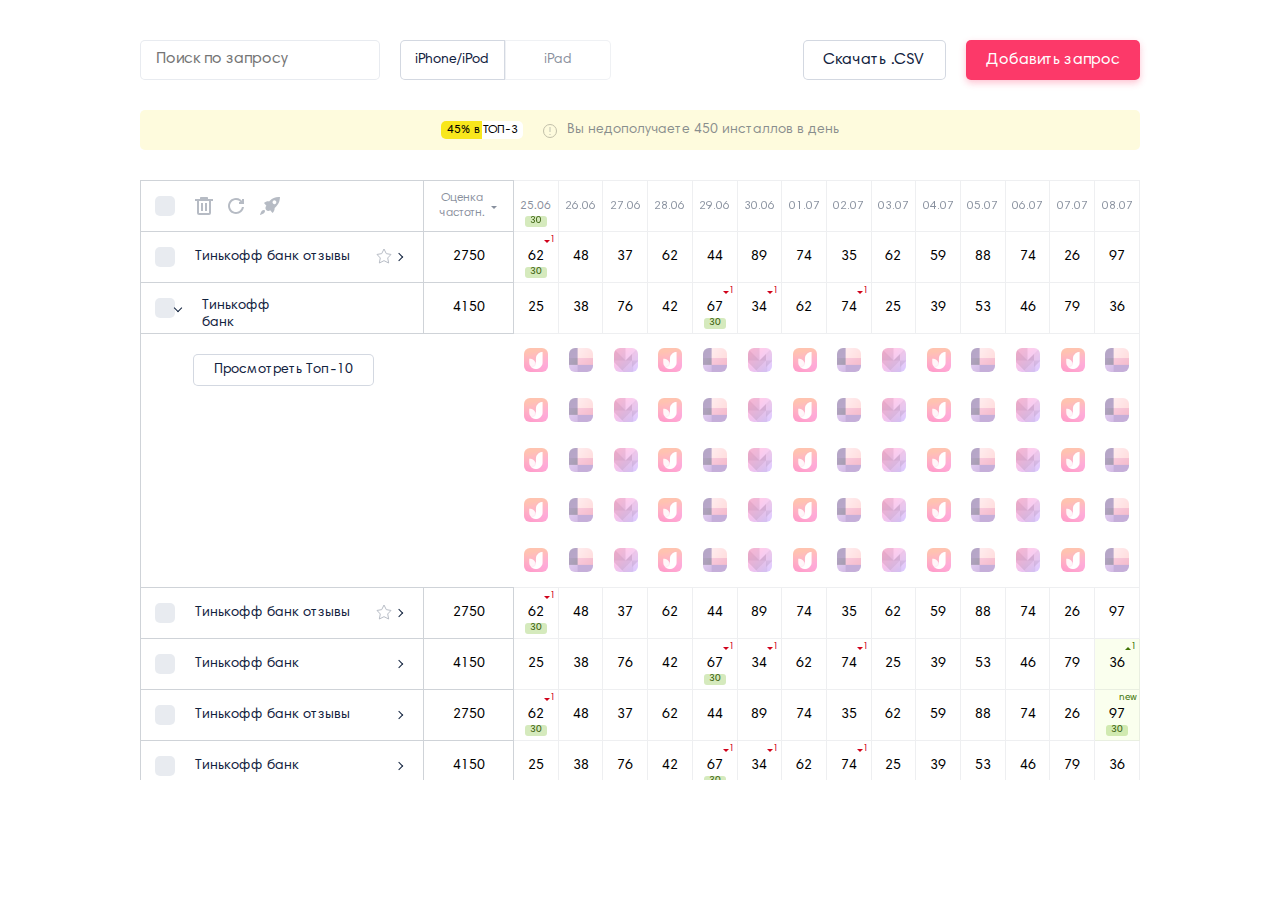
<file: index.html>
<!DOCTYPE html>
<html lang="en">

<head>
	<meta charset="UTF-8" />
	<meta name="viewport" content="width=device-width, user-scalable=yes, initial-scale=1.0, shrink-to-fit=no" />
	<meta http-equiv="X-UA-Compatible" content="ie=edge" />
	<link rel="stylesheet" href="./style.css" />
	<title>Test assigment in table style</title>
</head>

<body>
	<div id="wrapper">
		<div id="container">
			<header id="head">
				<nav id="nav" class="menu">
					<div class="menu-src">
						<input type="text" value="" placeholder="Поиск по запросу" class="src-text" />
						<div class="button-choice">
							<div class="button-iPhone">iPhone/iPod</div>
							<div class="button-iPad">iPad</div>
						</div>
					</div>
					<div class="menu-btns">
						<button class="btn btn-download">
							Скачать .CSV
						</button>
						<button class="btn btn-request">
							Добавить запрос
						</button>
					</div>
				</nav>
				<div class="status">
					<div class="status-top">
						<span class="status-top-yellow">45% в</span>
						<span class="status-top-white">ТОП-3</span>
					</div>
					<div class="status-text">
						<div class="status-icon">
							<img src="./svg/CombinedShape.svg" alt="" />
						</div>
						<div class="status-desc">Вы недополучаете 450 инсталлов в день</div>
					</div>
				</div>
			</header>
			<main id="content">
				<div id="scroll-container" class="scroll">
					<table class="content-table">
						<caption>
							Test Table
						</caption>

						<colgroup>
							<col class="bank-name" />
							<col class="col-rating" />
							<col span="14" class="col-data" />
						</colgroup>

						<thead>
							<tr class="stick-left stick-top">
								<th class="bank-name-head th-cell">
									<div class="bank-name-head-content stick">
										<div class="check-cont">
											<label>
												<input type="checkbox" class="check-default" />
												<div></div>
											</label>
										</div>
										<div class="trash">
											<img src="./svg/trash.svg" alt="trash" />
										</div>
										<div class="arrow">
											<img src="./svg/02.svg" alt="arrow" />
										</div>
										<div class="rocket">
											<img src="./svg/rocket.svg" alt="rocket" />
										</div>
									</div>
								</th>
								<th class="col-rating-head th-cell">
									<div class="grade-prop">
										Оценка частотн.
									</div>
									<div class="suffix"></div>
								</th>
								<th class="col-data-date th-cell">
									<div class="date-value">25.06</div>
									<div class="subreview">30</div>
								</th>
								<th class="col-data-date th-cell">
									<div class="date-value">26.06</div>
								</th>
								<th class="col-data-date th-cell">
									<div class="date-value">27.06</div>
								</th>
								<th class="col-data-date th-cell">
									<div class="date-value">28.06</div>
								</th>
								<th class="col-data-date th-cell">
									<div class="date-value">29.06</div>
								</th>
								<th class="col-data-date th-cell">
									<div class="date-value">30.06</div>
								</th>
								<th class="col-data-date th-cell">
									<div class="date-value">01.07</div>
								</th>
								<th class="col-data-date th-cell">
									<div class="date-value">02.07</div>
								</th>
								<th class="col-data-date th-cell">
									<div class="date-value">03.07</div>
								</th>
								<th class="col-data-date th-cell">
									<div class="date-value">04.07</div>
								</th>
								<th class="col-data-date th-cell">
									<div class="date-value">05.07</div>
								</th>
								<th class="col-data-date th-cell">
									<div class="date-value">06.07</div>
								</th>
								<th class="col-data-date th-cell">
									<div class="date-value">07.07</div>
								</th>
								<th class="col-data-date th-cell">
									<div class="date-value">08.07</div>
								</th>
						</thead>
						<tbody>
							<tr class="shines">
								<td class="bank-name-cont td-cell">
									<div class="bank-name-head-content">
										<div class="check-cont">
											<label>
												<input type="checkbox" class="check-default" />
												<div></div>
											</label>
										</div>
										<div class="prop">
											Тинькофф банк отзывы
										</div>
										<div class="star">
											<svg width="16" height="17" viewBox="0 0 16 17" fill="none"
												xmlns="http://www.w3.org/2000/svg">
												<path fill-rule="evenodd" clip-rule="evenodd"
													d="M8 13.6667L3.33333 16L4.30145 10.9795L1 7.44444L5.71417 6.6316L8 2L10.2858 6.6316L15 7.44444L11.6986 10.9795L12.6667 16L8 13.6667Z"
													stroke="#B8BDC6" />
											</svg>
										</div>
										<div class="arrow-right">
											<div class="arrow-cont"></div>
										</div>
									</div>
								</td>
								<td class="col-rating-cont td-cell">
									<div class="rating-value">2750</div>
								</td>
								<td class="col-data-cont td-cell shine col-shine row-shine">
									<div class="sup-negative">1</div>
									<div class="subreview">30</div>
									<div class="data-value">62</div>
								</td>
								<td class="col-data-cont td-cell shine col-shine row-shine">
									<div class="data-value">48</div>
								</td>
								<td class="col-data-cont td-cell shine col-shine row-shine">
									<div class="data-value">37</div>
								</td>
								<td class="col-data-cont td-cell shine col-shine row-shine">
									<div class="data-value">62</div>
								</td>
								<td class="col-data-cont td-cell shine col-shine row-shine">
									<div class="data-value">44</div>
								</td>
								<td class="col-data-cont td-cell shine col-shine row-shine">
									<div class="data-value">89</div>
								</td>
								<td class="col-data-cont td-cell shine col-shine row-shine">
									<div class="data-value">74</div>
								</td>
								<td class="col-data-cont td-cell shine col-shine row-shine">
									<div class="data-value">35</div>
								</td>
								<td class="col-data-cont td-cell shine col-shine row-shine">
									<div class="data-value">62</div>
								</td>
								<td class="col-data-cont td-cell shine col-shine row-shine">
									<div class="data-value">59</div>
								</td>
								<td class="col-data-cont td-cell shine col-shine row-shine">
									<div class="data-value">88</div>
								</td>
								<td class="col-data-cont td-cell shine col-shine row-shine">
									<div class="data-value">74</div>
								</td>
								<td class="col-data-cont td-cell shine col-shine row-shine">
									<div class="data-value">26</div>
								</td>
								<td class="col-data-cont td-cell shine col-shine row-shine">
									<div class="data-value">97</div>
								</td>
							</tr>
							<tr class="shines">
								<td class="bank-name-cont td-cell">
									<div class="bank-name-head-content">
										<div class="check-cont">
											<label>
												<input type="checkbox" class="check-default" />
												<div></div>
											</label>
											<div class="prop">
												Тинькофф банк
											</div>
										</div>
										<div class="arrow-right">
											<div class="arrow-cont active"></div>
										</div>
									</div>
								</td>
								<td class="col-rating-cont td-cell">
									<div class="rating-value">4150</div>
								</td>
								<td class="col-data-cont td-cell shine col-shine row-shine">
									<div class="data-value">25</div>
								</td>
								<td class="col-data-cont td-cell shine col-shine row-shine">
									<div class="data-value">38</div>
								</td>
								<td class="col-data-cont td-cell shine col-shine row-shine">
									<div class="data-value">76</div>
								</td>
								<td class="col-data-cont td-cell shine col-shine row-shine">
									<div class="data-value">42</div>
								</td>
								<td class="col-data-cont td-cell shine col-shine row-shine">
									<div class="sup-negative">1</div>
									<div class="subreview">30</div>
									<div class="data-value">67</div>
								</td>
								<td class="col-data-cont td-cell shine col-shine row-shine">
									<div class="sup-negative">1</div>
									<div class="data-value">34</div>
								</td>
								<td class="col-data-cont td-cell shine col-shine row-shine">
									<div class="data-value">62</div>
								</td>
								<td class="col-data-cont td-cell shine col-shine row-shine">
									<div class="sup-negative">1</div>
									<div class="data-value">74</div>
								</td>
								<td class="col-data-cont td-cell shine col-shine row-shine">
									<div class="data-value">25</div>
								</td>
								<td class="col-data-cont td-cell shine col-shine row-shine">
									<div class="data-value">39</div>
								</td>
								<td class="col-data-cont td-cell shine col-shine row-shine">
									<div class="data-value">53</div>
								</td>
								<td class="col-data-cont td-cell shine col-shine row-shine">
									<div class="data-value">46</div>
								</td>
								<td class="col-data-cont td-cell shine col-shine row-shine">
									<div class="data-value">79</div>
								</td>
								<td class="col-data-cont td-cell shine col-shine row-shine">
									<div class="data-value">36</div>
								</td>
							</tr>
							<tr class="sub-row">
								<td class="sub-cell sub-cell-cont">
									<div class="sub-cont-button">
										<button class="subitem-pro-btn">
											Просмотреть Топ-10
										</button>
									</div>
								</td>
								<td class="sub-cell sub-cell-rating"></td>
								<td class="sub-cell sub-cell-data">
									<div class="picture">
										<img src="./images/icon1.png" alt="" />
									</div>
									<div class="picture">
										<img src="./images/icon1.png" alt="" />
									</div>
									<div class="picture">
										<img src="./images/icon1.png" alt="" />
									</div>
									<div class="picture">
										<img src="./images/icon1.png" alt="" />
									</div>
									<div class="picture">
										<img src="./images/icon1.png" alt="" />
									</div>
								</td>
								<td class="sub-cell sub-cell-data">
									<div class="picture">
										<img src="./images/icon2.png" alt="" />
									</div>
									<div class="picture">
										<img src="./images/icon2.png" alt="" />
									</div>
									<div class="picture">
										<img src="./images/icon2.png" alt="" />
									</div>
									<div class="picture">
										<img src="./images/icon2.png" alt="" />
									</div>
									<div class="picture">
										<img src="./images/icon2.png" alt="" />
									</div>
								</td>
								<td class="sub-cell sub-cell-data">
									<div class="picture">
										<img src="./images/icon3.png" alt="" />
									</div>
									<div class="picture">
										<img src="./images/icon3.png" alt="" />
									</div>
									<div class="picture">
										<img src="./images/icon3.png" alt="" />
									</div>
									<div class="picture">
										<img src="./images/icon3.png" alt="" />
									</div>
									<div class="picture">
										<img src="./images/icon3.png" alt="" />
									</div>
								</td>
								<td class="sub-cell sub-cell-data">
									<div class="picture">
										<img src="./images/icon1.png" alt="" />
									</div>
									<div class="picture">
										<img src="./images/icon1.png" alt="" />
									</div>
									<div class="picture">
										<img src="./images/icon1.png" alt="" />
									</div>
									<div class="picture">
										<img src="./images/icon1.png" alt="" />
									</div>
									<div class="picture">
										<img src="./images/icon1.png" alt="" />
									</div>
								</td>
								<td class="sub-cell sub-cell-data">
									<div class="picture">
										<img src="./images/icon2.png" alt="" />
									</div>
									<div class="picture">
										<img src="./images/icon2.png" alt="" />
									</div>
									<div class="picture">
										<img src="./images/icon2.png" alt="" />
									</div>
									<div class="picture">
										<img src="./images/icon2.png" alt="" />
									</div>
									<div class="picture">
										<img src="./images/icon2.png" alt="" />
									</div>
								</td>
								<td class="sub-cell sub-cell-data">
									<div class="picture">
										<img src="./images/icon3.png" alt="" />
									</div>
									<div class="picture">
										<img src="./images/icon3.png" alt="" />
									</div>
									<div class="picture">
										<img src="./images/icon3.png" alt="" />
									</div>
									<div class="picture">
										<img src="./images/icon3.png" alt="" />
									</div>
									<div class="picture">
										<img src="./images/icon3.png" alt="" />
									</div>
								</td>
								<td class="sub-cell sub-cell-data">
									<div class="picture">
										<img src="./images/icon1.png" alt="" />
									</div>
									<div class="picture">
										<img src="./images/icon1.png" alt="" />
									</div>
									<div class="picture">
										<img src="./images/icon1.png" alt="" />
									</div>
									<div class="picture">
										<img src="./images/icon1.png" alt="" />
									</div>
									<div class="picture">
										<img src="./images/icon1.png" alt="" />
									</div>
								</td>
								<td class="sub-cell sub-cell-data">
									<div class="picture">
										<img src="./images/icon2.png" alt="" />
									</div>
									<div class="picture">
										<img src="./images/icon2.png" alt="" />
									</div>
									<div class="picture">
										<img src="./images/icon2.png" alt="" />
									</div>
									<div class="picture">
										<img src="./images/icon2.png" alt="" />
									</div>
									<div class="picture">
										<img src="./images/icon2.png" alt="" />
									</div>
								</td>
								<td class="sub-cell sub-cell-data">
									<div class="picture">
										<img src="./images/icon3.png" alt="" />
									</div>
									<div class="picture">
										<img src="./images/icon3.png" alt="" />
									</div>
									<div class="picture">
										<img src="./images/icon3.png" alt="" />
									</div>
									<div class="picture">
										<img src="./images/icon3.png" alt="" />
									</div>
									<div class="picture">
										<img src="./images/icon3.png" alt="" />
									</div>
								</td>
								<td class="sub-cell sub-cell-data">
									<div class="picture">
										<img src="./images/icon1.png" alt="" />
									</div>
									<div class="picture">
										<img src="./images/icon1.png" alt="" />
									</div>
									<div class="picture">
										<img src="./images/icon1.png" alt="" />
									</div>
									<div class="picture">
										<img src="./images/icon1.png" alt="" />
									</div>
									<div class="picture">
										<img src="./images/icon1.png" alt="" />
									</div>
								</td>
								<td class="sub-cell sub-cell-data">
									<div class="picture">
										<img src="./images/icon2.png" alt="" />
									</div>
									<div class="picture">
										<img src="./images/icon2.png" alt="" />
									</div>
									<div class="picture">
										<img src="./images/icon2.png" alt="" />
									</div>
									<div class="picture">
										<img src="./images/icon2.png" alt="" />
									</div>
									<div class="picture">
										<img src="./images/icon2.png" alt="" />
									</div>
								</td>
								<td class="sub-cell sub-cell-data">
									<div class="picture">
										<img src="./images/icon3.png" alt="" />
									</div>
									<div class="picture">
										<img src="./images/icon3.png" alt="" />
									</div>
									<div class="picture">
										<img src="./images/icon3.png" alt="" />
									</div>
									<div class="picture">
										<img src="./images/icon3.png" alt="" />
									</div>
									<div class="picture">
										<img src="./images/icon3.png" alt="" />
									</div>
								</td>
								<td class="sub-cell sub-cell-data">
									<div class="picture">
										<img src="./images/icon1.png" alt="" />
									</div>
									<div class="picture">
										<img src="./images/icon1.png" alt="" />
									</div>
									<div class="picture">
										<img src="./images/icon1.png" alt="" />
									</div>
									<div class="picture">
										<img src="./images/icon1.png" alt="" />
									</div>
									<div class="picture">
										<img src="./images/icon1.png" alt="" />
									</div>
								</td>
								<td class="sub-cell sub-cell-data">
									<div class="picture">
										<img src="./images/icon2.png" alt="" />
									</div>
									<div class="picture">
										<img src="./images/icon2.png" alt="" />
									</div>
									<div class="picture">
										<img src="./images/icon2.png" alt="" />
									</div>
									<div class="picture">
										<img src="./images/icon2.png" alt="" />
									</div>
									<div class="picture">
										<img src="./images/icon2.png" alt="" />
									</div>
								</td>
							</tr>
							<tr class="shines">
								<td class="bank-name-cont td-cell">
									<div class="bank-name-head-content">
										<div class="check-cont">
											<label>
												<input type="checkbox" class="check-default" />
												<div></div>
											</label>
										</div>
										<div class="prop">
											Тинькофф банк отзывы
										</div>
										<div class="star">
											<svg width="16" height="17" viewBox="0 0 16 17" fill="none"
												xmlns="http://www.w3.org/2000/svg">
												<path fill-rule="evenodd" clip-rule="evenodd"
													d="M8 13.6667L3.33333 16L4.30145 10.9795L1 7.44444L5.71417 6.6316L8 2L10.2858 6.6316L15 7.44444L11.6986 10.9795L12.6667 16L8 13.6667Z"
													stroke="#B8BDC6" />
											</svg>
										</div>
										<div class="arrow-right">
											<div class="arrow-cont"></div>
										</div>
									</div>
								</td>
								<td class="col-rating-cont td-cell">
									<div class="rating-value">2750</div>
								</td>
								<td class="col-data-cont td-cell shine col-shine row-shine">
									<div class="sup-negative">1</div>
									<div class="subreview">30</div>
									<div class="data-value">62</div>
								</td>
								<td class="col-data-cont td-cell shine col-shine row-shine">
									<div class="data-value">48</div>
								</td>
								<td class="col-data-cont td-cell shine col-shine row-shine">
									<div class="data-value">37</div>
								</td>
								<td class="col-data-cont td-cell shine col-shine row-shine">
									<div class="data-value">62</div>
								</td>
								<td class="col-data-cont td-cell shine col-shine row-shine">
									<div class="data-value">44</div>
								</td>
								<td class="col-data-cont td-cell shine col-shine row-shine">
									<div class="data-value">89</div>
								</td>
								<td class="col-data-cont td-cell shine col-shine row-shine">
									<div class="data-value">74</div>
								</td>
								<td class="col-data-cont td-cell shine col-shine row-shine">
									<div class="data-value">35</div>
								</td>
								<td class="col-data-cont td-cell shine col-shine row-shine">
									<div class="data-value">62</div>
								</td>
								<td class="col-data-cont td-cell shine col-shine row-shine">
									<div class="data-value">59</div>
								</td>
								<td class="col-data-cont td-cell shine col-shine row-shine">
									<div class="data-value">88</div>
								</td>
								<td class="col-data-cont td-cell shine col-shine row-shine">
									<div class="data-value">74</div>
								</td>
								<td class="col-data-cont td-cell shine col-shine row-shine">
									<div class="data-value">26</div>
								</td>
								<td class="col-data-cont td-cell shine col-shine row-shine">
									<div class="data-value">97</div>
								</td>
							</tr>
							<tr class="shines">
								<td class="bank-name-cont td-cell">
									<div class="bank-name-head-content">
										<div class="check-cont">
											<label>
												<input type="checkbox" class="check-default" />
												<div></div>
											</label>
										</div>
										<div class="prop">
											Тинькофф банк
										</div>
										<div class="arrow-right">
											<div class="arrow-cont"></div>
										</div>
									</div>
								</td>
								<td class="col-rating-cont td-cell">
									<div class="rating-value">4150</div>
								</td>
								<td class="col-data-cont td-cell shine col-shine row-shine">
									<div class="data-value">25</div>
								</td>
								<td class="col-data-cont td-cell shine col-shine row-shine">
									<div class="data-value">38</div>
								</td>
								<td class="col-data-cont td-cell shine col-shine row-shine">
									<div class="data-value">76</div>
								</td>
								<td class="col-data-cont td-cell shine col-shine row-shine">
									<div class="data-value">42</div>
								</td>
								<td class="col-data-cont td-cell shine col-shine row-shine">
									<div class="sup-negative">1</div>
									<div class="subreview">30</div>
									<div class="data-value">67</div>
								</td>
								<td class="col-data-cont td-cell shine col-shine row-shine">
									<div class="sup-negative">1</div>
									<div class="data-value">34</div>
								</td>
								<td class="col-data-cont td-cell shine col-shine row-shine">
									<div class="data-value">62</div>
								</td>
								<td class="col-data-cont td-cell shine col-shine row-shine">
									<div class="sup-negative">1</div>
									<div class="data-value">74</div>
								</td>
								<td class="col-data-cont td-cell shine col-shine row-shine">
									<div class="data-value">25</div>
								</td>
								<td class="col-data-cont td-cell shine col-shine row-shine">
									<div class="data-value">39</div>
								</td>
								<td class="col-data-cont td-cell shine col-shine row-shine">
									<div class="data-value">53</div>
								</td>
								<td class="col-data-cont td-cell shine col-shine row-shine">
									<div class="data-value">46</div>
								</td>
								<td class="col-data-cont td-cell shine col-shine row-shine">
									<div class="data-value">79</div>
								</td>
								<td class="col-data-cont td-cell shine col-shine row-shine bg-positive">
									<div class="sup-positive">1</div>
									<div class="data-value">36</div>
								</td>
							</tr>
							<tr class="shines">
								<td class="bank-name-cont td-cell">
									<div class="bank-name-head-content">
										<div class="check-cont">
											<label>
												<input type="checkbox" class="check-default" />
												<div></div>
											</label>
										</div>
										<div class="prop">
											Тинькофф банк отзывы
										</div>
										<div class="star"></div>
										<div class="arrow-right">
											<div class="arrow-cont"></div>
										</div>
									</div>
								</td>
								<td class="col-rating-cont td-cell">
									<div class="rating-value">2750</div>
								</td>
								<td class="col-data-cont td-cell shine col-shine row-shine">
									<div class="sup-negative">1</div>
									<div class="subreview">30</div>
									<div class="data-value">62</div>
								</td>
								<td class="col-data-cont td-cell shine col-shine row-shine">
									<div class="data-value">48</div>
								</td>
								<td class="col-data-cont td-cell shine col-shine row-shine">
									<div class="data-value">37</div>
								</td>
								<td class="col-data-cont td-cell shine col-shine row-shine">
									<div class="data-value">62</div>
								</td>
								<td class="col-data-cont td-cell shine col-shine row-shine">
									<div class="data-value">44</div>
								</td>
								<td class="col-data-cont td-cell shine col-shine row-shine">
									<div class="data-value">89</div>
								</td>
								<td class="col-data-cont td-cell shine col-shine row-shine">
									<div class="data-value">74</div>
								</td>
								<td class="col-data-cont td-cell shine col-shine row-shine">
									<div class="data-value">35</div>
								</td>
								<td class="col-data-cont td-cell shine col-shine row-shine">
									<div class="data-value">62</div>
								</td>
								<td class="col-data-cont td-cell shine col-shine row-shine">
									<div class="data-value">59</div>
								</td>
								<td class="col-data-cont td-cell shine col-shine row-shine">
									<div class="data-value">88</div>
								</td>
								<td class="col-data-cont td-cell shine col-shine row-shine">
									<div class="data-value">74</div>
								</td>
								<td class="col-data-cont td-cell shine col-shine row-shine">
									<div class="data-value">26</div>
								</td>
								<td class="col-data-cont td-cell shine col-shine row-shine bg-positive">
									<div class="supreview">new</div>
									<div class="subreview">30</div>
									<div class="data-value">97</div>
								</td>
							</tr>
							<tr class="shines">
								<td class="bank-name-cont td-cell">
									<div class="bank-name-head-content">
										<div class="check-cont">
											<label>
												<input type="checkbox" class="check-default" />
												<div></div>
											</label>
										</div>
										<div class="prop">
											Тинькофф банк
										</div>
										<div class="arrow-right">
											<div class="arrow-cont"></div>
										</div>
									</div>
								</td>
								<td class="col-rating-cont td-cell">
									<div class="rating-value">4150</div>
								</td>
								<td class="col-data-cont td-cell shine col-shine row-shine">
									<div class="data-value">25</div>
								</td>
								<td class="col-data-cont td-cell shine col-shine row-shine">
									<div class="data-value">38</div>
								</td>
								<td class="col-data-cont td-cell shine col-shine row-shine">
									<div class="data-value">76</div>
								</td>
								<td class="col-data-cont td-cell shine col-shine row-shine">
									<div class="data-value">42</div>
								</td>
								<td class="col-data-cont td-cell shine col-shine row-shine">
									<div class="sup-negative">1</div>
									<div class="subreview">30</div>
									<div class="data-value">67</div>
								</td>
								<td class="col-data-cont td-cell shine col-shine row-shine">
									<div class="sup-negative">1</div>
									<div class="data-value">34</div>
								</td>
								<td class="col-data-cont td-cell shine col-shine row-shine">
									<div class="data-value">62</div>
								</td>
								<td class="col-data-cont td-cell shine col-shine row-shine">
									<div class="sup-negative">1</div>
									<div class="data-value">74</div>
								</td>
								<td class="col-data-cont td-cell shine col-shine row-shine">
									<div class="data-value">25</div>
								</td>
								<td class="col-data-cont td-cell shine col-shine row-shine">
									<div class="data-value">39</div>
								</td>
								<td class="col-data-cont td-cell shine col-shine row-shine">
									<div class="data-value">53</div>
								</td>
								<td class="col-data-cont td-cell shine col-shine row-shine">
									<div class="data-value">46</div>
								</td>
								<td class="col-data-cont td-cell shine col-shine row-shine">
									<div class="data-value">79</div>
								</td>
								<td class="col-data-cont td-cell shine col-shine row-shine">
									<div class="data-value">36</div>
								</td>
							</tr>
							<tr class="shines">
								<td class="bank-name-cont td-cell">
									<div class="bank-name-head-content">
										<div class="check-cont">
											<label>
												<input type="checkbox" class="check-default" />
												<div></div>
											</label>
										</div>
										<div class="prop">
											Тинькофф банк отзывы
										</div>
										<div class="star">
											<svg width="16" height="17" viewBox="0 0 16 17" fill="none"
												xmlns="http://www.w3.org/2000/svg">
												<path fill-rule="evenodd" clip-rule="evenodd"
													d="M8 13.6667L3.33333 16L4.30145 10.9795L1 7.44444L5.71417 6.6316L8 2L10.2858 6.6316L15 7.44444L11.6986 10.9795L12.6667 16L8 13.6667Z"
													stroke="#B8BDC6" />
											</svg>
										</div>
										<div class="arrow-right">
											<div class="arrow-cont"></div>
										</div>
									</div>
								</td>
								<td class="col-rating-cont td-cell">
									<div class="rating-value">2750</div>
								</td>
								<td class="col-data-cont td-cell shine col-shine row-shine">
									<div class="sup-negative">1</div>
									<div class="subreview">30</div>
									<div class="data-value">62</div>
								</td>
								<td class="col-data-cont td-cell shine col-shine row-shine">
									<div class="data-value">48</div>
								</td>
								<td class="col-data-cont td-cell shine col-shine row-shine">
									<div class="data-value">37</div>
								</td>
								<td class="col-data-cont td-cell shine col-shine row-shine">
									<div class="data-value">62</div>
								</td>
								<td class="col-data-cont td-cell shine col-shine row-shine">
									<div class="data-value">44</div>
								</td>
								<td class="col-data-cont td-cell shine col-shine row-shine">
									<div class="data-value">89</div>
								</td>
								<td class="col-data-cont td-cell shine col-shine row-shine">
									<div class="data-value">74</div>
								</td>
								<td class="col-data-cont td-cell shine col-shine row-shine">
									<div class="data-value">35</div>
								</td>
								<td class="col-data-cont td-cell shine col-shine row-shine">
									<div class="data-value">62</div>
								</td>
								<td class="col-data-cont td-cell shine col-shine row-shine">
									<div class="data-value">59</div>
								</td>
								<td class="col-data-cont td-cell shine col-shine row-shine">
									<div class="data-value">88</div>
								</td>
								<td class="col-data-cont td-cell shine col-shine row-shine">
									<div class="data-value">74</div>
								</td>
								<td class="col-data-cont td-cell shine col-shine row-shine">
									<div class="data-value">26</div>
								</td>
								<td class="col-data-cont td-cell shine col-shine row-shine bg-negative">
									<div class="sup-negative">1</div>
									<div class="subreview">30</div>
									<div class="data-value">97</div>
								</td>
							</tr>
							<tr class="shines">
								<td class="bank-name-cont td-cell">
									<div class="bank-name-head-content">
										<div class="check-cont">
											<label>
												<input type="checkbox" class="check-default" />
												<div></div>
											</label>
										</div>
										<div class="prop">
											Тинькофф банк
										</div>
										<div class="arrow-right">
											<div class="arrow-cont"></div>
										</div>
									</div>
								</td>
								<td class="col-rating-cont td-cell">
									<div class="rating-value">4150</div>
								</td>
								<td class="col-data-cont td-cell shine col-shine row-shine">
									<div class="data-value">25</div>
								</td>
								<td class="col-data-cont td-cell shine col-shine row-shine">
									<div class="data-value">38</div>
								</td>
								<td class="col-data-cont td-cell shine col-shine row-shine">
									<div class="data-value">76</div>
								</td>
								<td class="col-data-cont td-cell shine col-shine row-shine">
									<div class="data-value">42</div>
								</td>
								<td class="col-data-cont td-cell shine col-shine row-shine">
									<div class="sup-negative">1</div>
									<div class="subreview">30</div>
									<div class="data-value">67</div>
								</td>
								<td class="col-data-cont td-cell shine col-shine row-shine">
									<div class="sup-negative">1</div>
									<div class="data-value">34</div>
								</td>
								<td class="col-data-cont td-cell shine col-shine row-shine">
									<div class="data-value">62</div>
								</td>
								<td class="col-data-cont td-cell shine col-shine row-shine">
									<div class="sup-negative">1</div>
									<div class="data-value">74</div>
								</td>
								<td class="col-data-cont td-cell shine col-shine row-shine">
									<div class="data-value">25</div>
								</td>
								<td class="col-data-cont td-cell shine col-shine row-shine">
									<div class="data-value">39</div>
								</td>
								<td class="col-data-cont td-cell shine col-shine row-shine">
									<div class="data-value">53</div>
								</td>
								<td class="col-data-cont td-cell shine col-shine row-shine">
									<div class="data-value">46</div>
								</td>
								<td class="col-data-cont td-cell shine col-shine row-shine">
									<div class="data-value">79</div>
								</td>
								<td class="col-data-cont td-cell shine col-shine row-shine">
									<div class="data-value">36</div>
								</td>
							</tr>
						</tbody>
					</table>
				</div>
			</main>
		</div>
	</div>
</body>

</html>
</file>
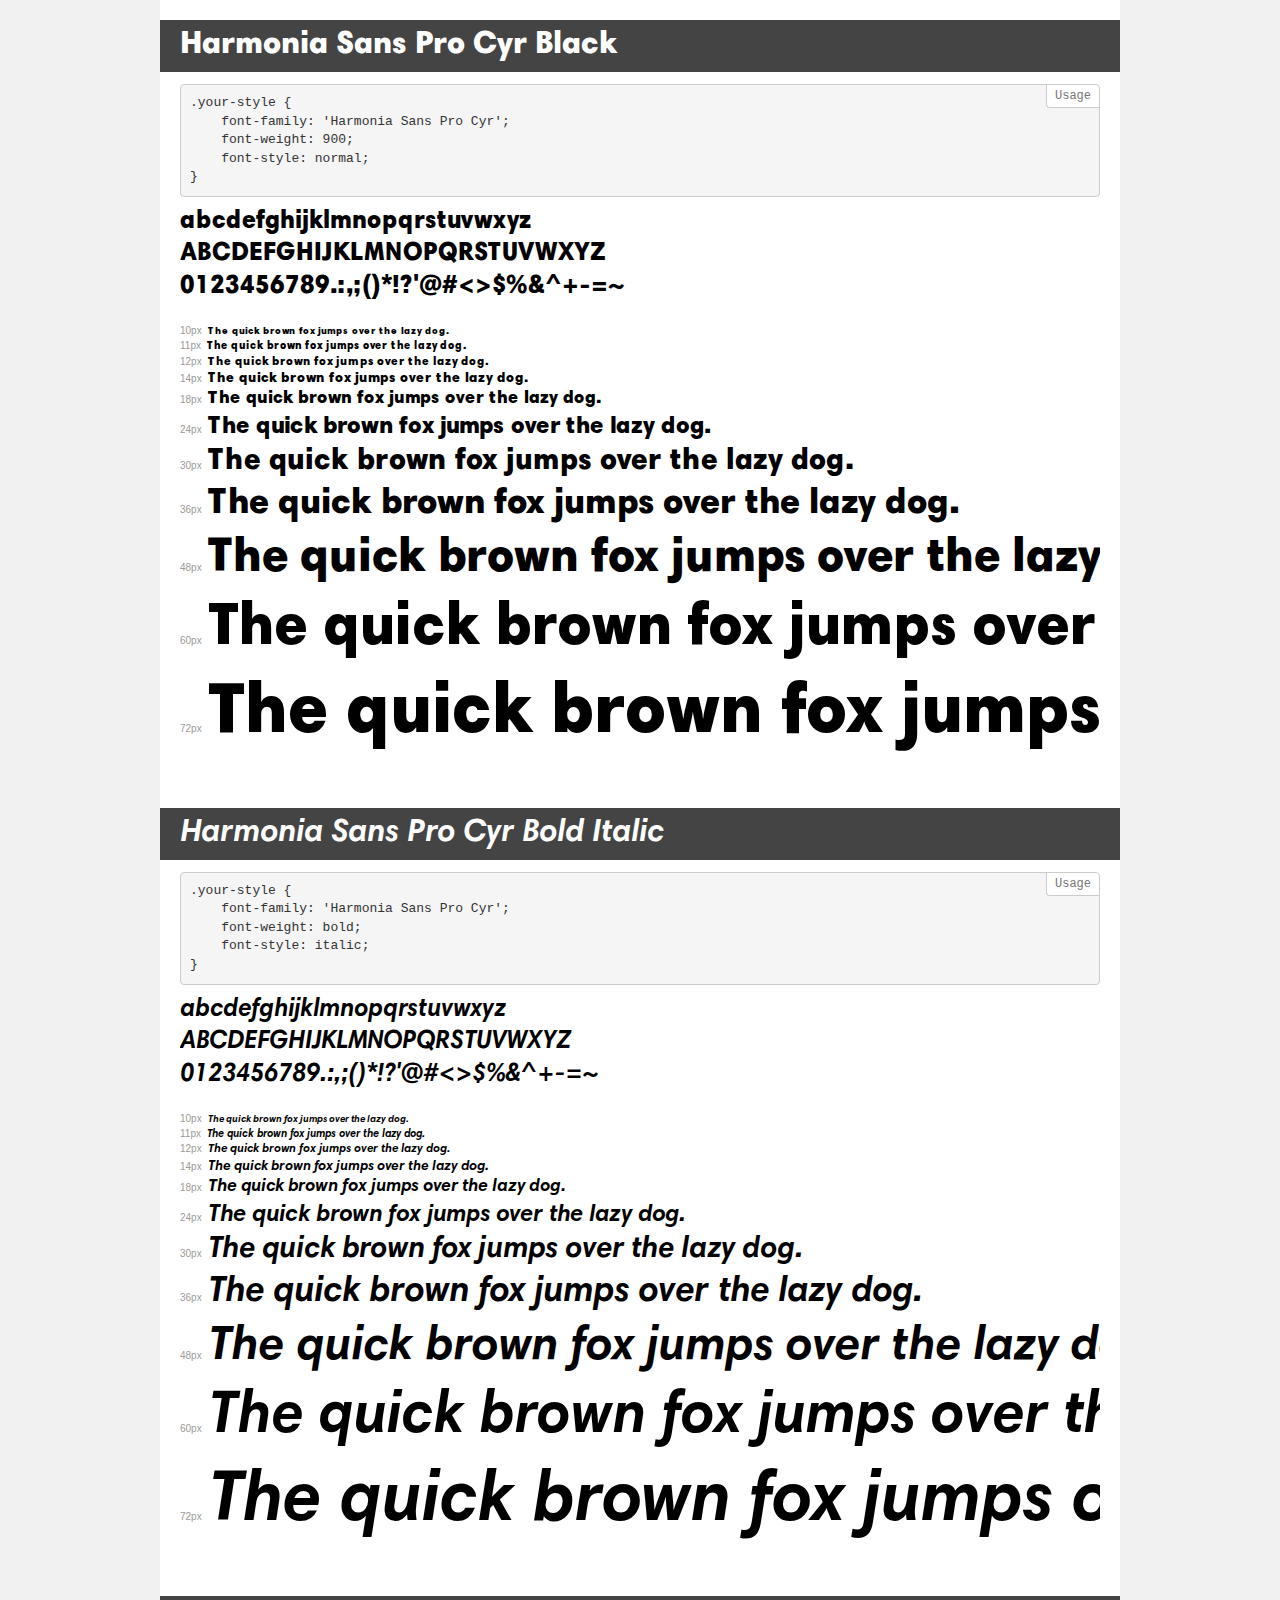
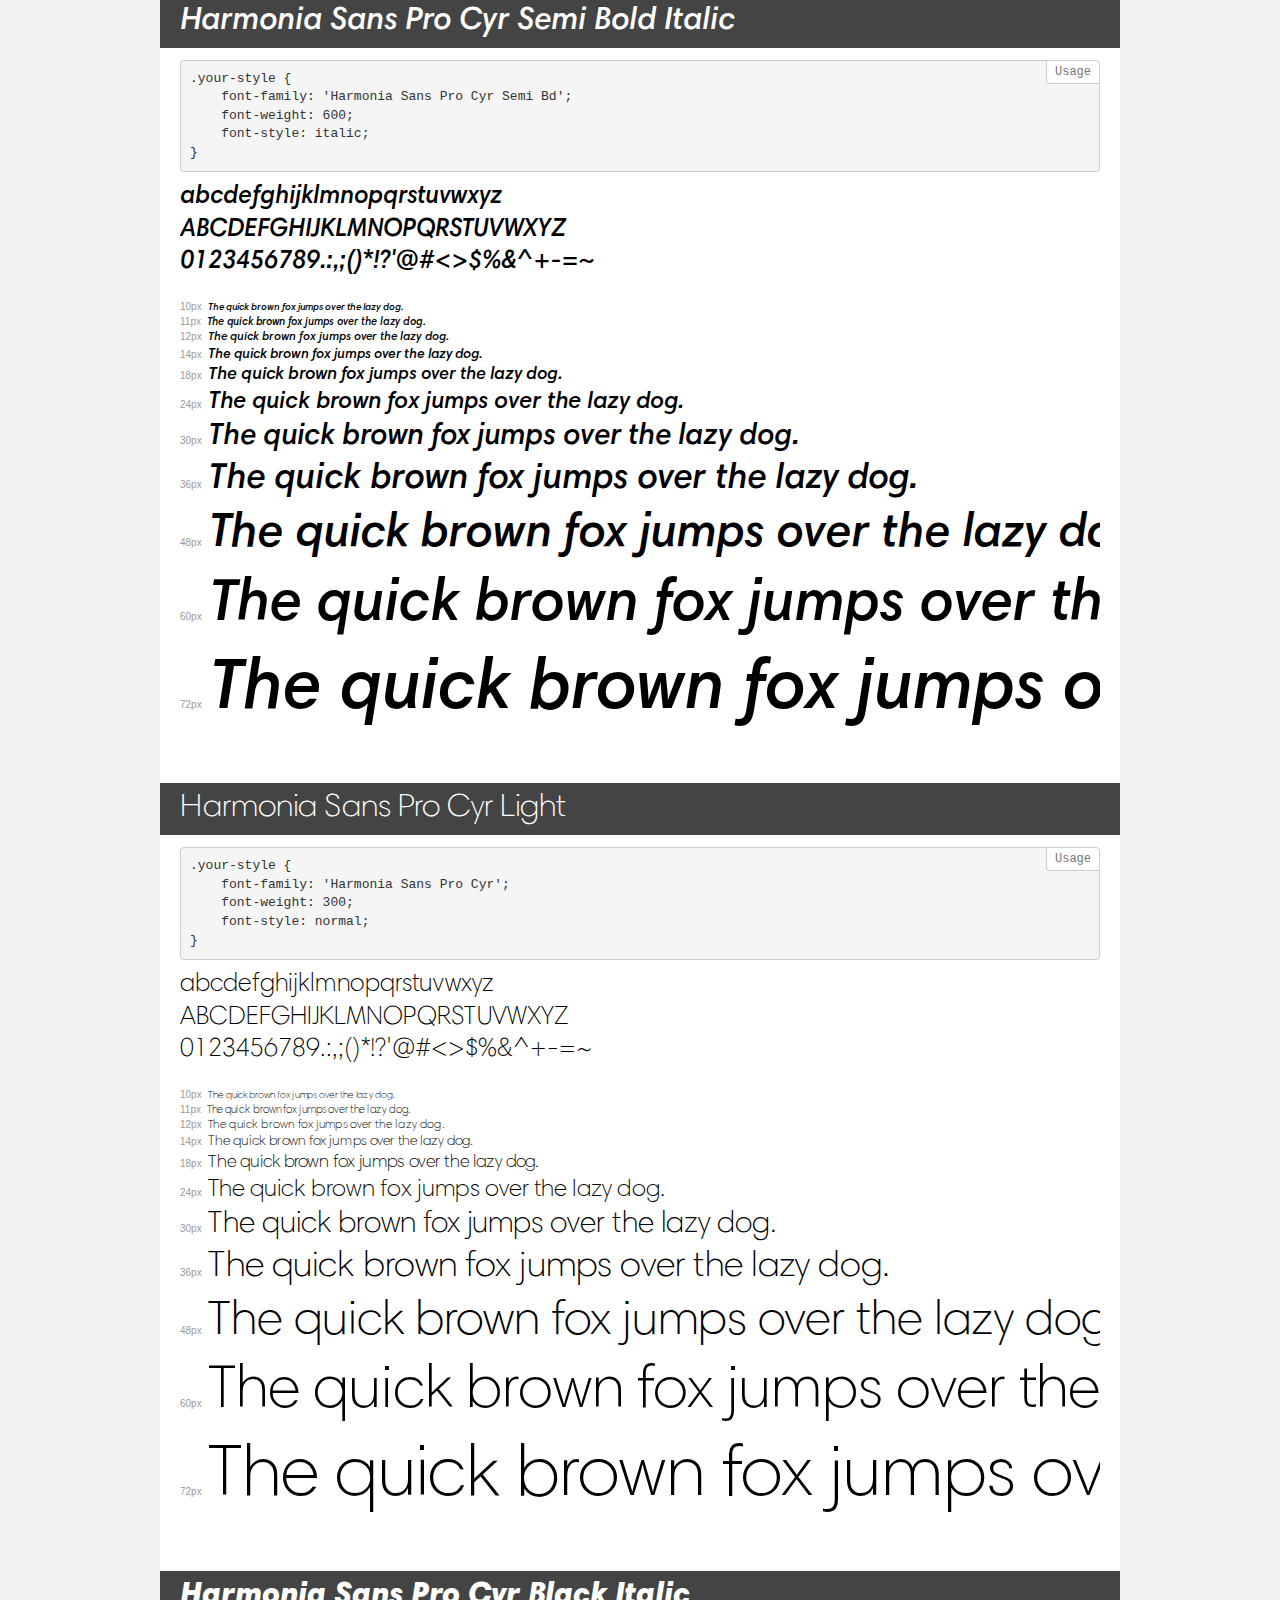
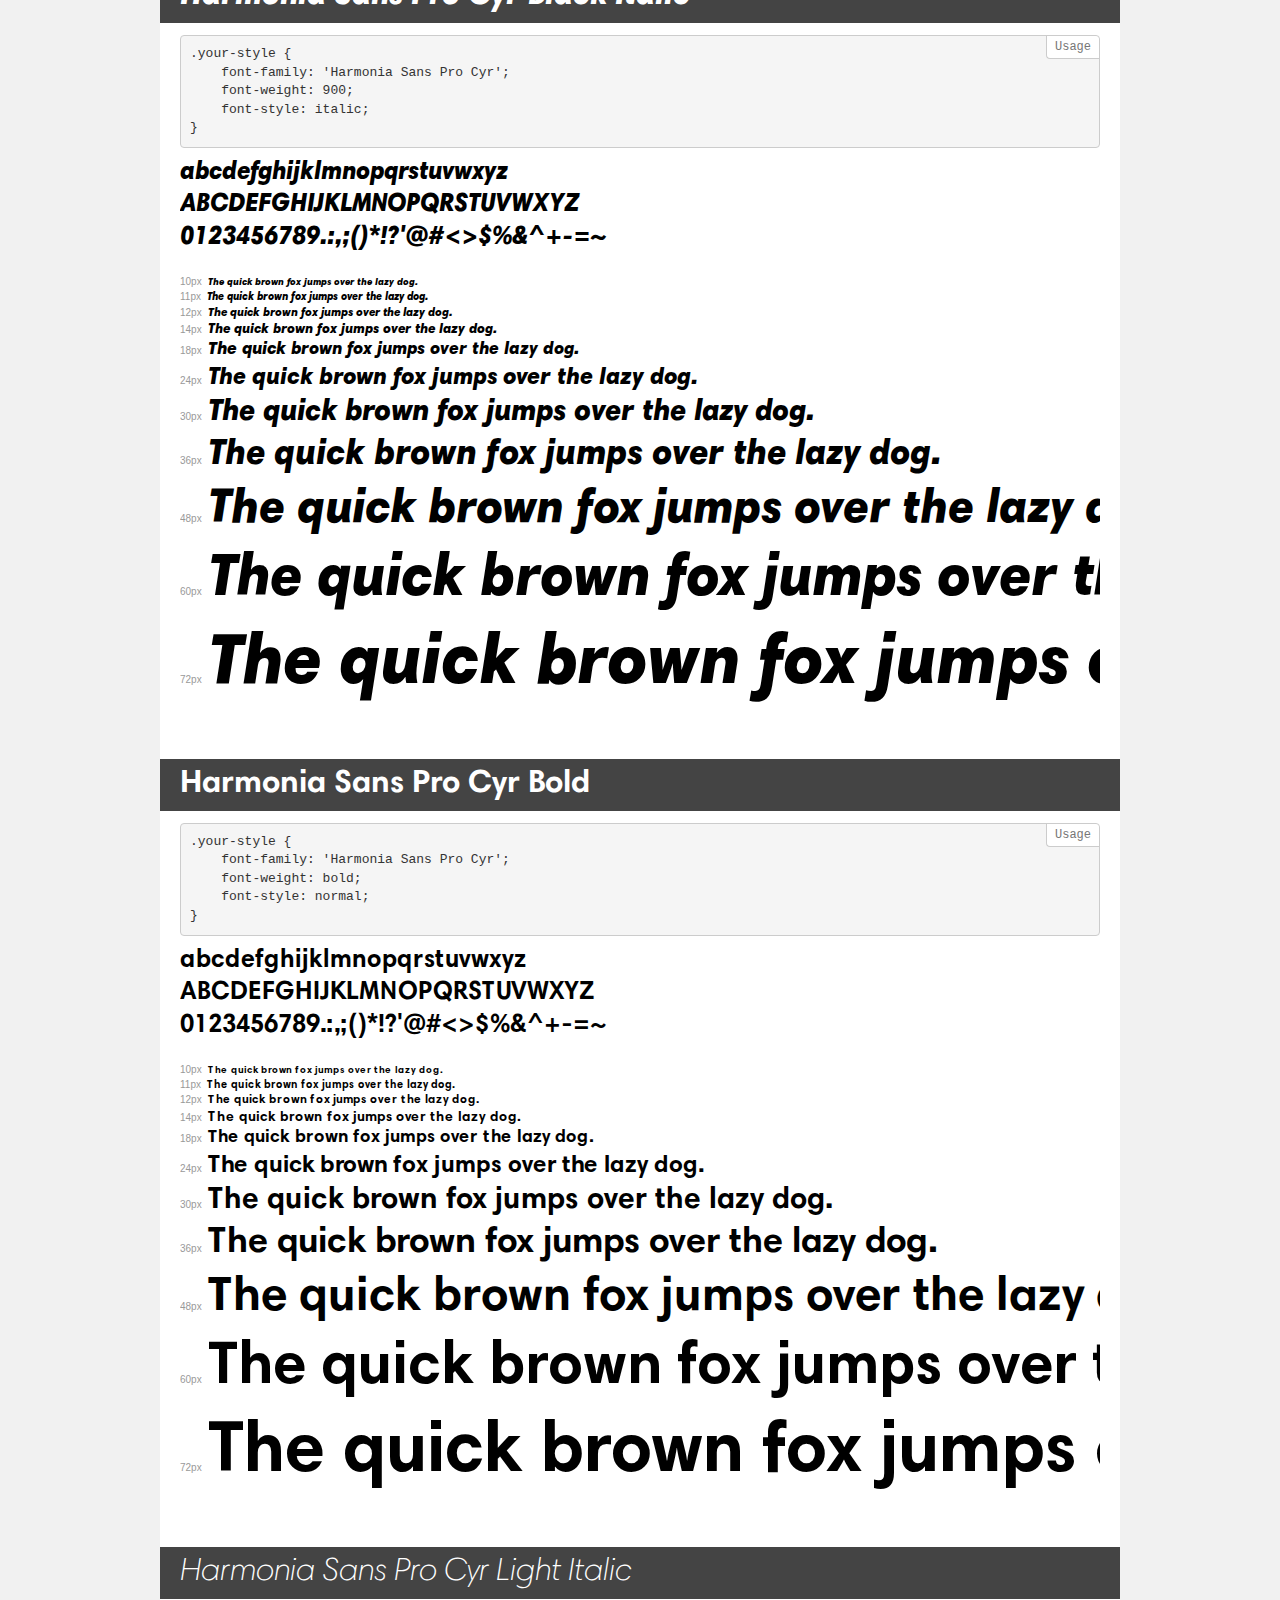
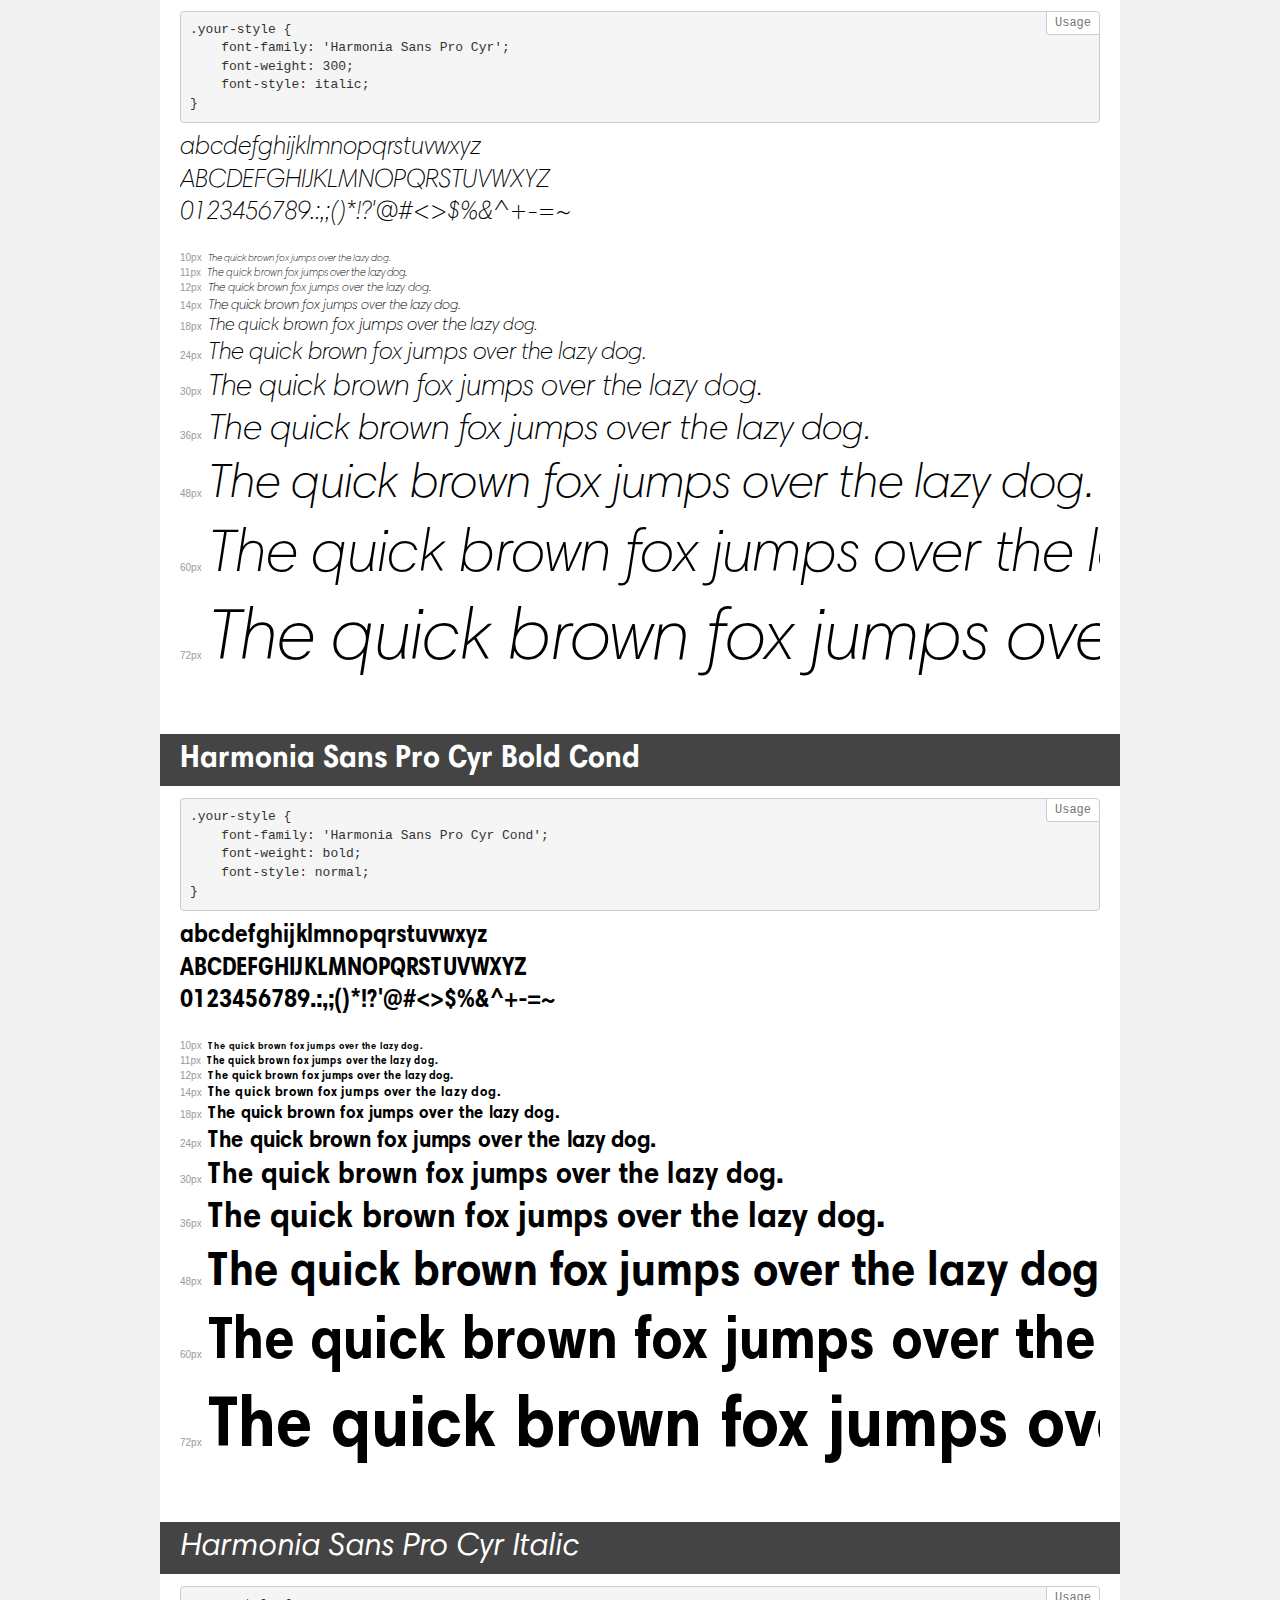
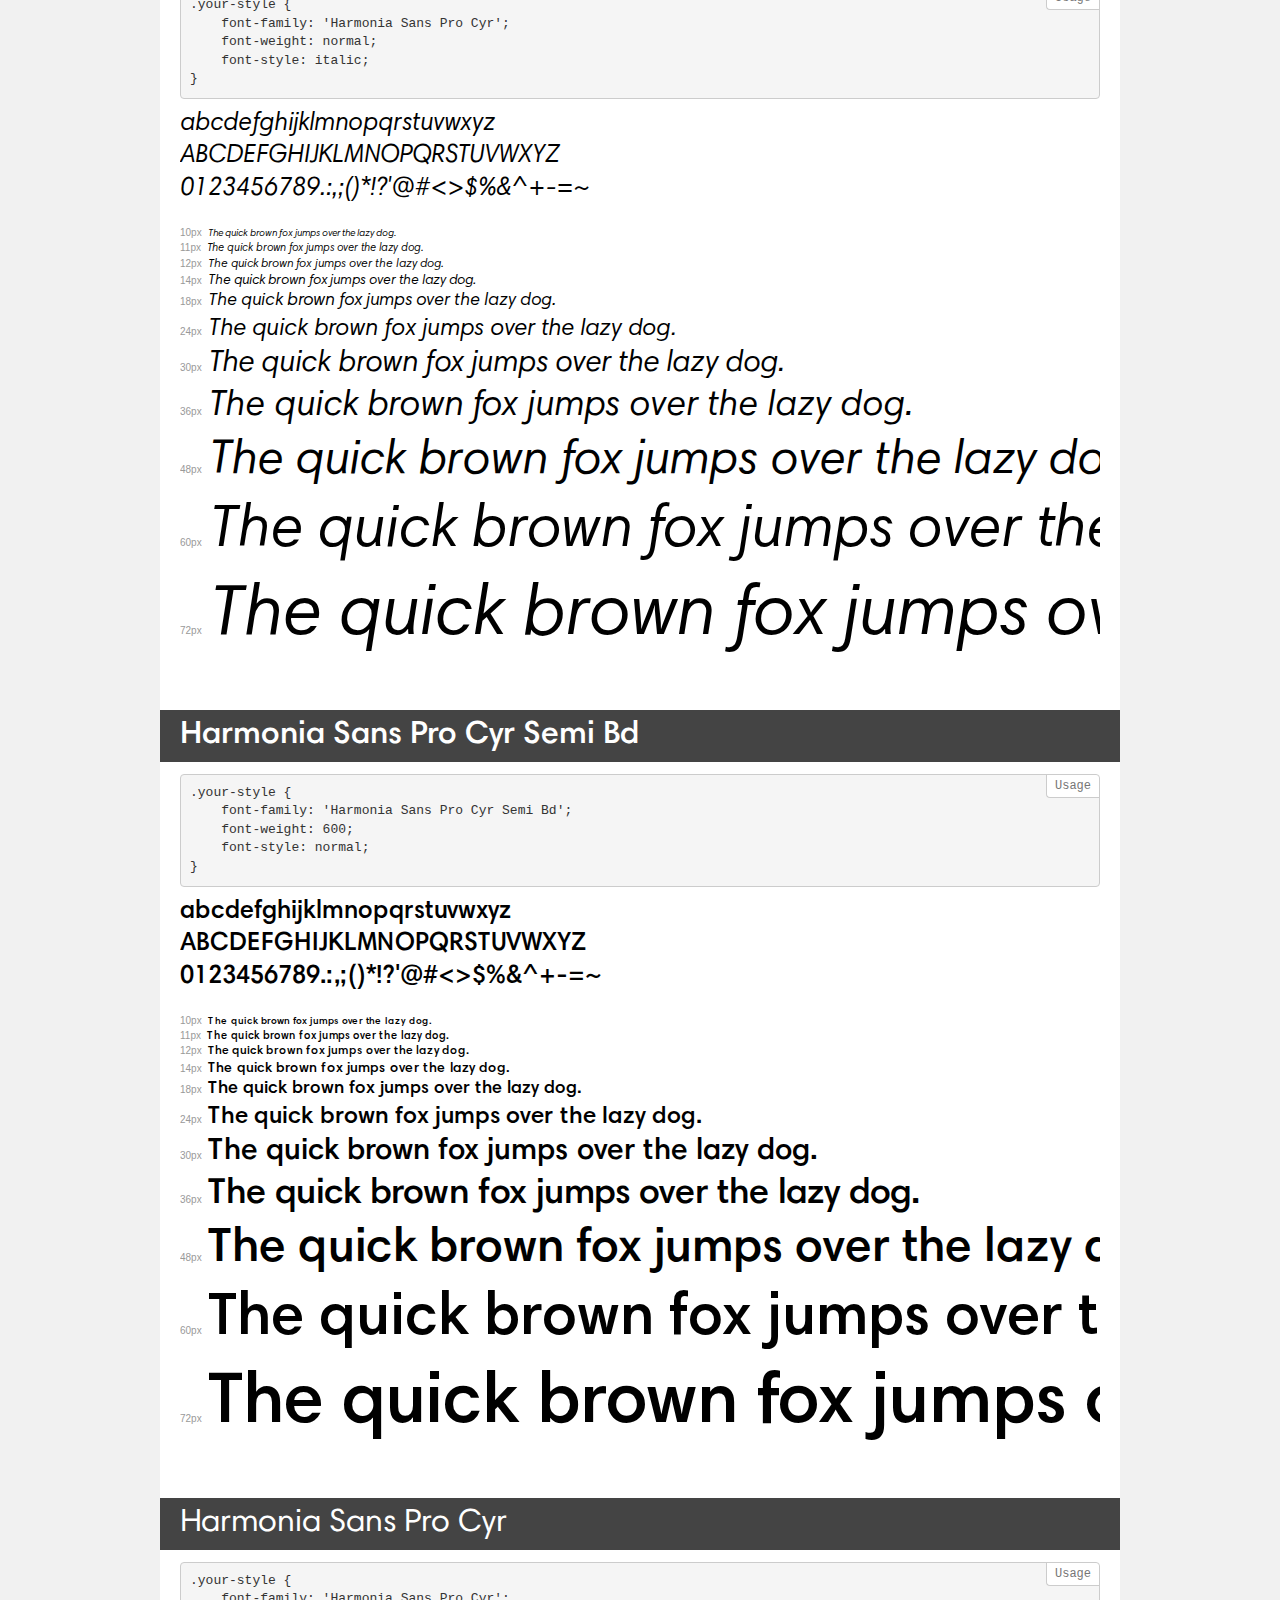
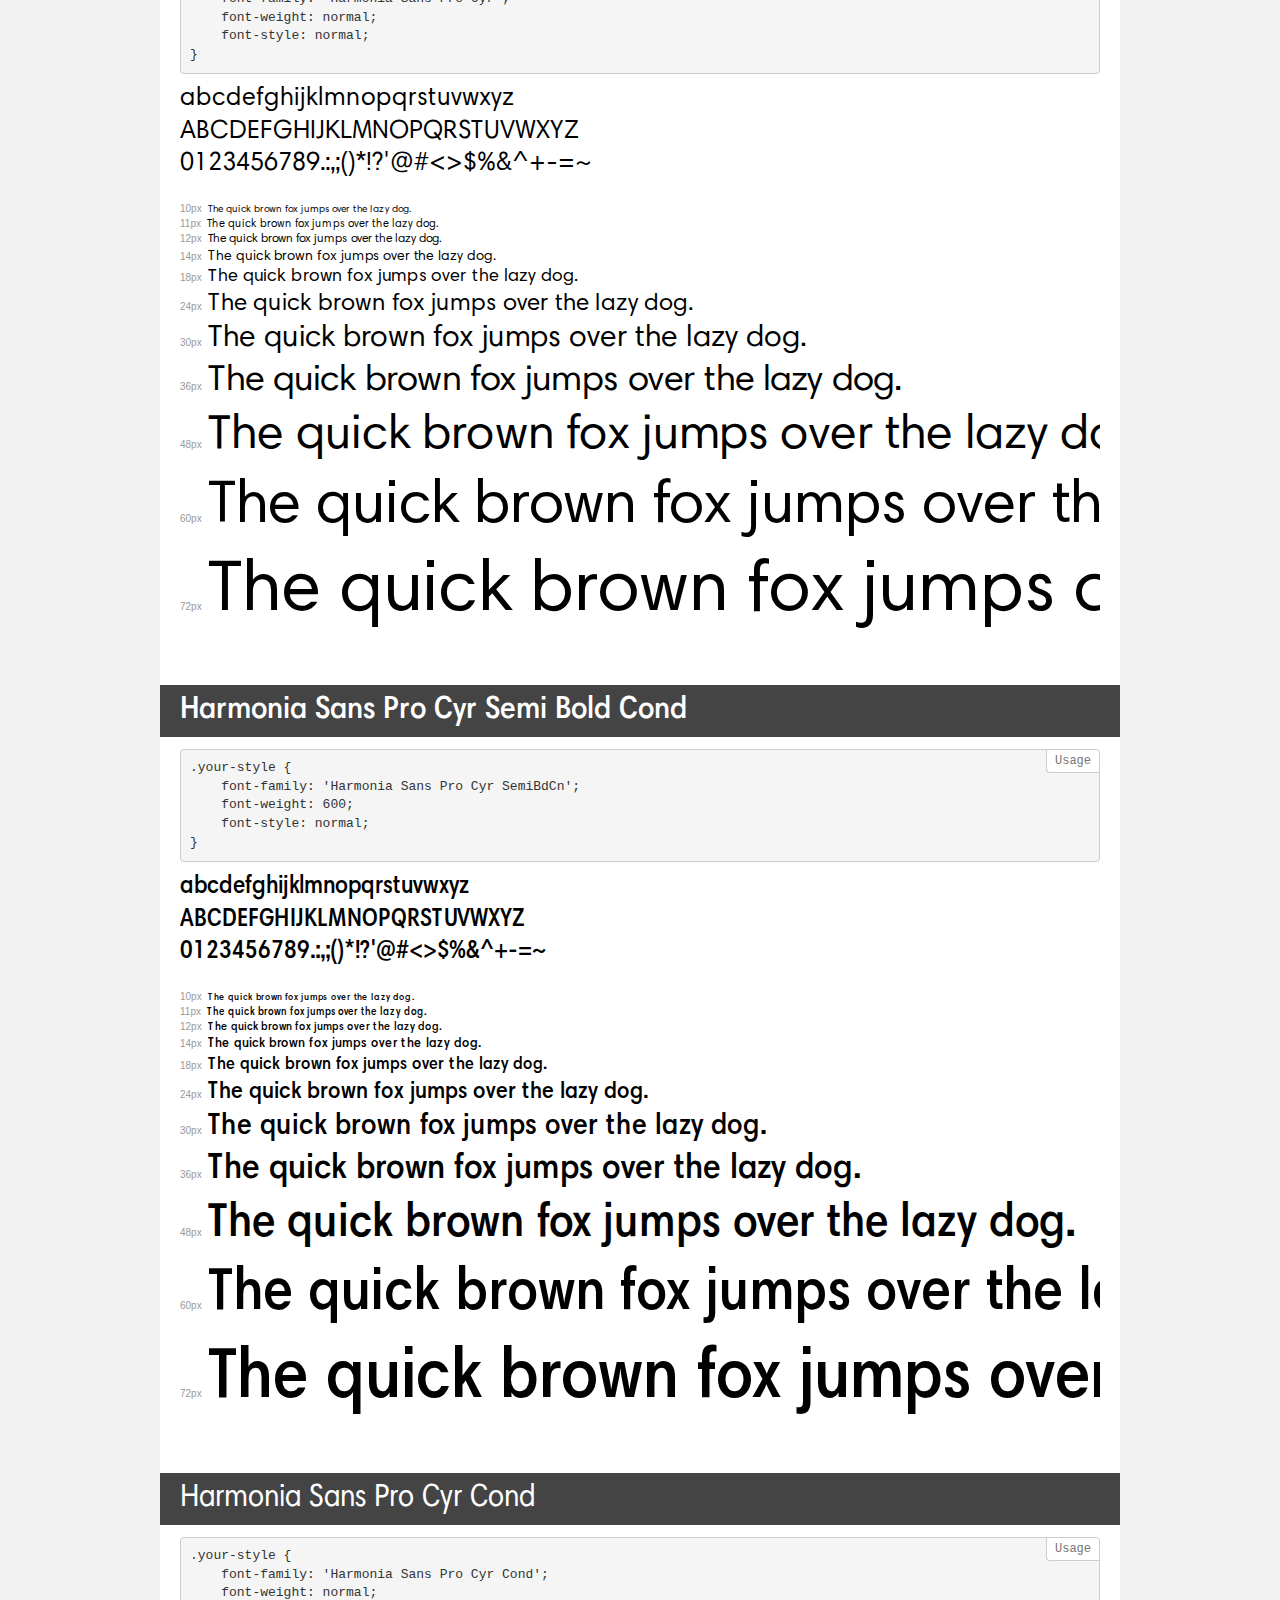
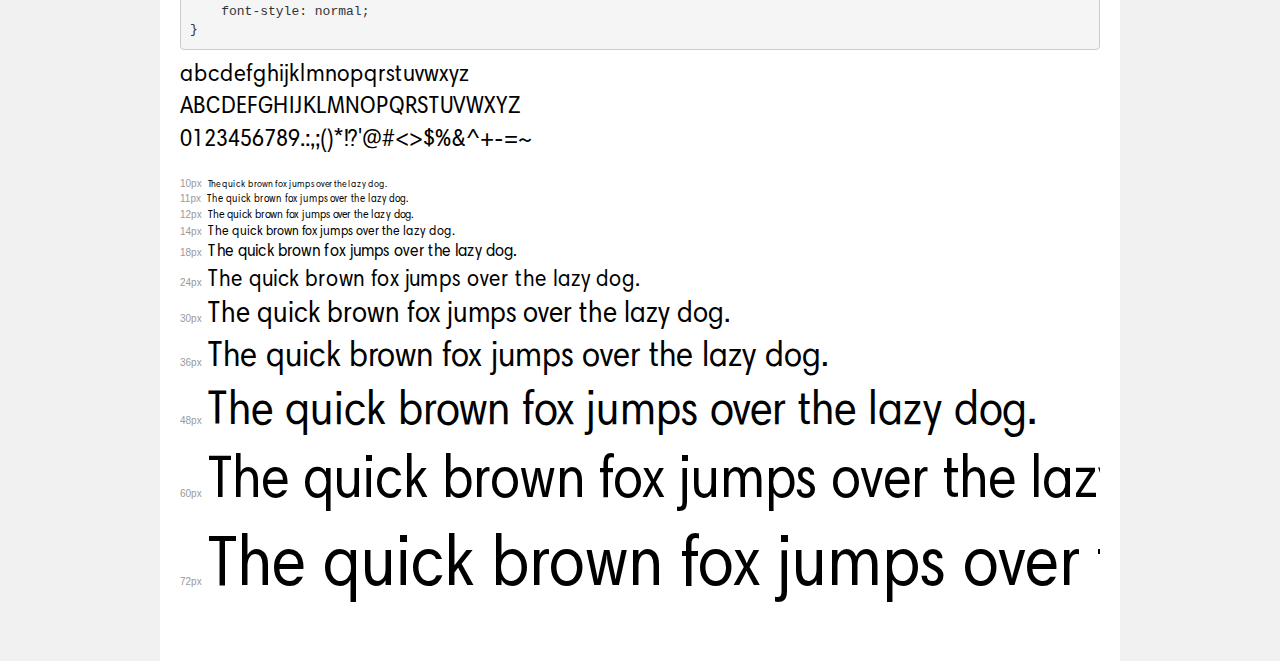
<file: font/demo.html>
<!DOCTYPE html>
<html>
<head>
    <meta charset="utf-8">
    <meta http-equiv="X-UA-Compatible" content="IE=edge">
    <meta name="viewport" content="width=device-width, initial-scale=1">
    <meta name="robots" content="noindex, noarchive">
    <meta name="format-detection" content="telephone=no">
    <title>Transfonter demo</title>
    <link href="stylesheet.css" rel="stylesheet">
    <style>
        /*
        http://meyerweb.com/eric/tools/css/reset/
        v2.0 | 20110126
        License: none (public domain)
        */
        html, body, div, span, applet, object, iframe,
        h1, h2, h3, h4, h5, h6, p, blockquote, pre,
        a, abbr, acronym, address, big, cite, code,
        del, dfn, em, img, ins, kbd, q, s, samp,
        small, strike, strong, sub, sup, tt, var,
        b, u, i, center,
        dl, dt, dd, ol, ul, li,
        fieldset, form, label, legend,
        table, caption, tbody, tfoot, thead, tr, th, td,
        article, aside, canvas, details, embed,
        figure, figcaption, footer, header, hgroup,
        menu, nav, output, ruby, section, summary,
        time, mark, audio, video {
            margin: 0;
            padding: 0;
            border: 0;
            font-size: 100%;
            font: inherit;
            vertical-align: baseline;
        }
        /* HTML5 display-role reset for older browsers */
        article, aside, details, figcaption, figure,
        footer, header, hgroup, menu, nav, section {
            display: block;
        }
        body {
            line-height: 1;
        }
        ol, ul {
            list-style: none;
        }
        blockquote, q {
            quotes: none;
        }
        blockquote:before, blockquote:after,
        q:before, q:after {
            content: '';
            content: none;
        }
        table {
            border-collapse: collapse;
            border-spacing: 0;
        }
        /* common styles */
        body {
            background: #f1f1f1;
            color: #000;
        }
        .page {
            background: #fff;
            width: 920px;
            margin: 0 auto;
            padding: 20px 20px 0 20px;
            overflow: hidden;
        }
        .font-container {
            overflow-x: auto;
            overflow-y: hidden;
            margin-bottom: 40px;
            line-height: 1.3;
            white-space: nowrap;
            padding-bottom: 5px;
        }
        h1 {
            position: relative;
            background: #444;
            font-size: 32px;
            color: #fff;
            padding: 10px 20px;
            margin: 0 -20px 12px -20px;
        }
        .letters {
            font-size: 25px;
            margin-bottom: 20px;
        }
        .s10:before {
            content: '10px';
        }
        .s11:before {
            content: '11px';
        }
        .s12:before {
            content: '12px';
        }
        .s14:before {
            content: '14px';
        }
        .s18:before {
            content: '18px';
        }
        .s24:before {
            content: '24px';
        }
        .s30:before {
            content: '30px';
        }
        .s36:before {
            content: '36px';
        }
        .s48:before {
            content: '48px';
        }
        .s60:before {
            content: '60px';
        }
        .s72:before {
            content: '72px';
        }
        .s10:before, .s11:before, .s12:before, .s14:before,
        .s18:before, .s24:before, .s30:before, .s36:before,
        .s48:before, .s60:before, .s72:before {
            font-family: Arial, sans-serif;
            font-size: 10px;
            font-weight: normal;
            font-style: normal;
            color: #999;
            padding-right: 6px;
        }
        pre {
            display: block;
            position: relative;
            padding: 9px;
            margin: 0 0 10px;
            font-family: Monaco, Menlo, Consolas, "Courier New", monospace !important;
            font-size: 13px;
            line-height: 1.428571429;
            color: #333;
            font-weight: normal !important;
            font-style: normal !important;
            background-color: #f5f5f5;
            border: 1px solid #ccc;
            overflow-x: auto;
            border-radius: 4px;
        }
        pre:after {
            display: block;
            position: absolute;
            right: 0;
            top: 0;
            content: 'Usage';
            line-height: 1;
            padding: 5px 8px;
            font-size: 12px;
            color: #767676;
            background-color: #fff;
            border: 1px solid #ccc;
            border-right: none;
            border-top: none;
            border-radius: 0 4px 0 4px;
            z-index: 10;
        }
        /* responsive */
        @media (max-width: 959px) {
            .page {
                width: auto;
                margin: 0;
            }
        }
    </style>
</head>
<body>
<div class="page">
    <div class="demo" style="font-family: 'Harmonia Sans Pro Cyr'; font-weight: 900; font-style: normal;">
        <h1>Harmonia Sans Pro Cyr Black</h1>
        <pre>.your-style {
    font-family: 'Harmonia Sans Pro Cyr';
    font-weight: 900;
    font-style: normal;
}</pre>
        <div class="font-container">
            <p class="letters">
                abcdefghijklmnopqrstuvwxyz<br>
ABCDEFGHIJKLMNOPQRSTUVWXYZ<br>
                0123456789.:,;()*!?'@#<>$%&^+-=~
            </p>
            <p class="s10" style="font-size: 10px;">The quick brown fox jumps over the lazy dog.</p>
            <p class="s11" style="font-size: 11px;">The quick brown fox jumps over the lazy dog.</p>
            <p class="s12" style="font-size: 12px;">The quick brown fox jumps over the lazy dog.</p>
            <p class="s14" style="font-size: 14px;">The quick brown fox jumps over the lazy dog.</p>
            <p class="s18" style="font-size: 18px;">The quick brown fox jumps over the lazy dog.</p>
            <p class="s24" style="font-size: 24px;">The quick brown fox jumps over the lazy dog.</p>
            <p class="s30" style="font-size: 30px;">The quick brown fox jumps over the lazy dog.</p>
            <p class="s36" style="font-size: 36px;">The quick brown fox jumps over the lazy dog.</p>
            <p class="s48" style="font-size: 48px;">The quick brown fox jumps over the lazy dog.</p>
            <p class="s60" style="font-size: 60px;">The quick brown fox jumps over the lazy dog.</p>
            <p class="s72" style="font-size: 72px;">The quick brown fox jumps over the lazy dog.</p>
        </div>
    </div>
    <div class="demo" style="font-family: 'Harmonia Sans Pro Cyr'; font-weight: bold; font-style: italic;">
        <h1>Harmonia Sans Pro Cyr Bold Italic</h1>
        <pre>.your-style {
    font-family: 'Harmonia Sans Pro Cyr';
    font-weight: bold;
    font-style: italic;
}</pre>
        <div class="font-container">
            <p class="letters">
                abcdefghijklmnopqrstuvwxyz<br>
ABCDEFGHIJKLMNOPQRSTUVWXYZ<br>
                0123456789.:,;()*!?'@#<>$%&^+-=~
            </p>
            <p class="s10" style="font-size: 10px;">The quick brown fox jumps over the lazy dog.</p>
            <p class="s11" style="font-size: 11px;">The quick brown fox jumps over the lazy dog.</p>
            <p class="s12" style="font-size: 12px;">The quick brown fox jumps over the lazy dog.</p>
            <p class="s14" style="font-size: 14px;">The quick brown fox jumps over the lazy dog.</p>
            <p class="s18" style="font-size: 18px;">The quick brown fox jumps over the lazy dog.</p>
            <p class="s24" style="font-size: 24px;">The quick brown fox jumps over the lazy dog.</p>
            <p class="s30" style="font-size: 30px;">The quick brown fox jumps over the lazy dog.</p>
            <p class="s36" style="font-size: 36px;">The quick brown fox jumps over the lazy dog.</p>
            <p class="s48" style="font-size: 48px;">The quick brown fox jumps over the lazy dog.</p>
            <p class="s60" style="font-size: 60px;">The quick brown fox jumps over the lazy dog.</p>
            <p class="s72" style="font-size: 72px;">The quick brown fox jumps over the lazy dog.</p>
        </div>
    </div>
    <div class="demo" style="font-family: 'Harmonia Sans Pro Cyr Semi Bd'; font-weight: 600; font-style: italic;">
        <h1>Harmonia Sans Pro Cyr Semi Bold Italic</h1>
        <pre>.your-style {
    font-family: 'Harmonia Sans Pro Cyr Semi Bd';
    font-weight: 600;
    font-style: italic;
}</pre>
        <div class="font-container">
            <p class="letters">
                abcdefghijklmnopqrstuvwxyz<br>
ABCDEFGHIJKLMNOPQRSTUVWXYZ<br>
                0123456789.:,;()*!?'@#<>$%&^+-=~
            </p>
            <p class="s10" style="font-size: 10px;">The quick brown fox jumps over the lazy dog.</p>
            <p class="s11" style="font-size: 11px;">The quick brown fox jumps over the lazy dog.</p>
            <p class="s12" style="font-size: 12px;">The quick brown fox jumps over the lazy dog.</p>
            <p class="s14" style="font-size: 14px;">The quick brown fox jumps over the lazy dog.</p>
            <p class="s18" style="font-size: 18px;">The quick brown fox jumps over the lazy dog.</p>
            <p class="s24" style="font-size: 24px;">The quick brown fox jumps over the lazy dog.</p>
            <p class="s30" style="font-size: 30px;">The quick brown fox jumps over the lazy dog.</p>
            <p class="s36" style="font-size: 36px;">The quick brown fox jumps over the lazy dog.</p>
            <p class="s48" style="font-size: 48px;">The quick brown fox jumps over the lazy dog.</p>
            <p class="s60" style="font-size: 60px;">The quick brown fox jumps over the lazy dog.</p>
            <p class="s72" style="font-size: 72px;">The quick brown fox jumps over the lazy dog.</p>
        </div>
    </div>
    <div class="demo" style="font-family: 'Harmonia Sans Pro Cyr'; font-weight: 300; font-style: normal;">
        <h1>Harmonia Sans Pro Cyr Light</h1>
        <pre>.your-style {
    font-family: 'Harmonia Sans Pro Cyr';
    font-weight: 300;
    font-style: normal;
}</pre>
        <div class="font-container">
            <p class="letters">
                abcdefghijklmnopqrstuvwxyz<br>
ABCDEFGHIJKLMNOPQRSTUVWXYZ<br>
                0123456789.:,;()*!?'@#<>$%&^+-=~
            </p>
            <p class="s10" style="font-size: 10px;">The quick brown fox jumps over the lazy dog.</p>
            <p class="s11" style="font-size: 11px;">The quick brown fox jumps over the lazy dog.</p>
            <p class="s12" style="font-size: 12px;">The quick brown fox jumps over the lazy dog.</p>
            <p class="s14" style="font-size: 14px;">The quick brown fox jumps over the lazy dog.</p>
            <p class="s18" style="font-size: 18px;">The quick brown fox jumps over the lazy dog.</p>
            <p class="s24" style="font-size: 24px;">The quick brown fox jumps over the lazy dog.</p>
            <p class="s30" style="font-size: 30px;">The quick brown fox jumps over the lazy dog.</p>
            <p class="s36" style="font-size: 36px;">The quick brown fox jumps over the lazy dog.</p>
            <p class="s48" style="font-size: 48px;">The quick brown fox jumps over the lazy dog.</p>
            <p class="s60" style="font-size: 60px;">The quick brown fox jumps over the lazy dog.</p>
            <p class="s72" style="font-size: 72px;">The quick brown fox jumps over the lazy dog.</p>
        </div>
    </div>
    <div class="demo" style="font-family: 'Harmonia Sans Pro Cyr'; font-weight: 900; font-style: italic;">
        <h1>Harmonia Sans Pro Cyr Black Italic</h1>
        <pre>.your-style {
    font-family: 'Harmonia Sans Pro Cyr';
    font-weight: 900;
    font-style: italic;
}</pre>
        <div class="font-container">
            <p class="letters">
                abcdefghijklmnopqrstuvwxyz<br>
ABCDEFGHIJKLMNOPQRSTUVWXYZ<br>
                0123456789.:,;()*!?'@#<>$%&^+-=~
            </p>
            <p class="s10" style="font-size: 10px;">The quick brown fox jumps over the lazy dog.</p>
            <p class="s11" style="font-size: 11px;">The quick brown fox jumps over the lazy dog.</p>
            <p class="s12" style="font-size: 12px;">The quick brown fox jumps over the lazy dog.</p>
            <p class="s14" style="font-size: 14px;">The quick brown fox jumps over the lazy dog.</p>
            <p class="s18" style="font-size: 18px;">The quick brown fox jumps over the lazy dog.</p>
            <p class="s24" style="font-size: 24px;">The quick brown fox jumps over the lazy dog.</p>
            <p class="s30" style="font-size: 30px;">The quick brown fox jumps over the lazy dog.</p>
            <p class="s36" style="font-size: 36px;">The quick brown fox jumps over the lazy dog.</p>
            <p class="s48" style="font-size: 48px;">The quick brown fox jumps over the lazy dog.</p>
            <p class="s60" style="font-size: 60px;">The quick brown fox jumps over the lazy dog.</p>
            <p class="s72" style="font-size: 72px;">The quick brown fox jumps over the lazy dog.</p>
        </div>
    </div>
    <div class="demo" style="font-family: 'Harmonia Sans Pro Cyr'; font-weight: bold; font-style: normal;">
        <h1>Harmonia Sans Pro Cyr Bold</h1>
        <pre>.your-style {
    font-family: 'Harmonia Sans Pro Cyr';
    font-weight: bold;
    font-style: normal;
}</pre>
        <div class="font-container">
            <p class="letters">
                abcdefghijklmnopqrstuvwxyz<br>
ABCDEFGHIJKLMNOPQRSTUVWXYZ<br>
                0123456789.:,;()*!?'@#<>$%&^+-=~
            </p>
            <p class="s10" style="font-size: 10px;">The quick brown fox jumps over the lazy dog.</p>
            <p class="s11" style="font-size: 11px;">The quick brown fox jumps over the lazy dog.</p>
            <p class="s12" style="font-size: 12px;">The quick brown fox jumps over the lazy dog.</p>
            <p class="s14" style="font-size: 14px;">The quick brown fox jumps over the lazy dog.</p>
            <p class="s18" style="font-size: 18px;">The quick brown fox jumps over the lazy dog.</p>
            <p class="s24" style="font-size: 24px;">The quick brown fox jumps over the lazy dog.</p>
            <p class="s30" style="font-size: 30px;">The quick brown fox jumps over the lazy dog.</p>
            <p class="s36" style="font-size: 36px;">The quick brown fox jumps over the lazy dog.</p>
            <p class="s48" style="font-size: 48px;">The quick brown fox jumps over the lazy dog.</p>
            <p class="s60" style="font-size: 60px;">The quick brown fox jumps over the lazy dog.</p>
            <p class="s72" style="font-size: 72px;">The quick brown fox jumps over the lazy dog.</p>
        </div>
    </div>
    <div class="demo" style="font-family: 'Harmonia Sans Pro Cyr'; font-weight: 300; font-style: italic;">
        <h1>Harmonia Sans Pro Cyr Light Italic</h1>
        <pre>.your-style {
    font-family: 'Harmonia Sans Pro Cyr';
    font-weight: 300;
    font-style: italic;
}</pre>
        <div class="font-container">
            <p class="letters">
                abcdefghijklmnopqrstuvwxyz<br>
ABCDEFGHIJKLMNOPQRSTUVWXYZ<br>
                0123456789.:,;()*!?'@#<>$%&^+-=~
            </p>
            <p class="s10" style="font-size: 10px;">The quick brown fox jumps over the lazy dog.</p>
            <p class="s11" style="font-size: 11px;">The quick brown fox jumps over the lazy dog.</p>
            <p class="s12" style="font-size: 12px;">The quick brown fox jumps over the lazy dog.</p>
            <p class="s14" style="font-size: 14px;">The quick brown fox jumps over the lazy dog.</p>
            <p class="s18" style="font-size: 18px;">The quick brown fox jumps over the lazy dog.</p>
            <p class="s24" style="font-size: 24px;">The quick brown fox jumps over the lazy dog.</p>
            <p class="s30" style="font-size: 30px;">The quick brown fox jumps over the lazy dog.</p>
            <p class="s36" style="font-size: 36px;">The quick brown fox jumps over the lazy dog.</p>
            <p class="s48" style="font-size: 48px;">The quick brown fox jumps over the lazy dog.</p>
            <p class="s60" style="font-size: 60px;">The quick brown fox jumps over the lazy dog.</p>
            <p class="s72" style="font-size: 72px;">The quick brown fox jumps over the lazy dog.</p>
        </div>
    </div>
    <div class="demo" style="font-family: 'Harmonia Sans Pro Cyr Cond'; font-weight: bold; font-style: normal;">
        <h1>Harmonia Sans Pro Cyr Bold Cond</h1>
        <pre>.your-style {
    font-family: 'Harmonia Sans Pro Cyr Cond';
    font-weight: bold;
    font-style: normal;
}</pre>
        <div class="font-container">
            <p class="letters">
                abcdefghijklmnopqrstuvwxyz<br>
ABCDEFGHIJKLMNOPQRSTUVWXYZ<br>
                0123456789.:,;()*!?'@#<>$%&^+-=~
            </p>
            <p class="s10" style="font-size: 10px;">The quick brown fox jumps over the lazy dog.</p>
            <p class="s11" style="font-size: 11px;">The quick brown fox jumps over the lazy dog.</p>
            <p class="s12" style="font-size: 12px;">The quick brown fox jumps over the lazy dog.</p>
            <p class="s14" style="font-size: 14px;">The quick brown fox jumps over the lazy dog.</p>
            <p class="s18" style="font-size: 18px;">The quick brown fox jumps over the lazy dog.</p>
            <p class="s24" style="font-size: 24px;">The quick brown fox jumps over the lazy dog.</p>
            <p class="s30" style="font-size: 30px;">The quick brown fox jumps over the lazy dog.</p>
            <p class="s36" style="font-size: 36px;">The quick brown fox jumps over the lazy dog.</p>
            <p class="s48" style="font-size: 48px;">The quick brown fox jumps over the lazy dog.</p>
            <p class="s60" style="font-size: 60px;">The quick brown fox jumps over the lazy dog.</p>
            <p class="s72" style="font-size: 72px;">The quick brown fox jumps over the lazy dog.</p>
        </div>
    </div>
    <div class="demo" style="font-family: 'Harmonia Sans Pro Cyr'; font-weight: normal; font-style: italic;">
        <h1>Harmonia Sans Pro Cyr Italic</h1>
        <pre>.your-style {
    font-family: 'Harmonia Sans Pro Cyr';
    font-weight: normal;
    font-style: italic;
}</pre>
        <div class="font-container">
            <p class="letters">
                abcdefghijklmnopqrstuvwxyz<br>
ABCDEFGHIJKLMNOPQRSTUVWXYZ<br>
                0123456789.:,;()*!?'@#<>$%&^+-=~
            </p>
            <p class="s10" style="font-size: 10px;">The quick brown fox jumps over the lazy dog.</p>
            <p class="s11" style="font-size: 11px;">The quick brown fox jumps over the lazy dog.</p>
            <p class="s12" style="font-size: 12px;">The quick brown fox jumps over the lazy dog.</p>
            <p class="s14" style="font-size: 14px;">The quick brown fox jumps over the lazy dog.</p>
            <p class="s18" style="font-size: 18px;">The quick brown fox jumps over the lazy dog.</p>
            <p class="s24" style="font-size: 24px;">The quick brown fox jumps over the lazy dog.</p>
            <p class="s30" style="font-size: 30px;">The quick brown fox jumps over the lazy dog.</p>
            <p class="s36" style="font-size: 36px;">The quick brown fox jumps over the lazy dog.</p>
            <p class="s48" style="font-size: 48px;">The quick brown fox jumps over the lazy dog.</p>
            <p class="s60" style="font-size: 60px;">The quick brown fox jumps over the lazy dog.</p>
            <p class="s72" style="font-size: 72px;">The quick brown fox jumps over the lazy dog.</p>
        </div>
    </div>
    <div class="demo" style="font-family: 'Harmonia Sans Pro Cyr Semi Bd'; font-weight: 600; font-style: normal;">
        <h1>Harmonia Sans Pro Cyr Semi Bd</h1>
        <pre>.your-style {
    font-family: 'Harmonia Sans Pro Cyr Semi Bd';
    font-weight: 600;
    font-style: normal;
}</pre>
        <div class="font-container">
            <p class="letters">
                abcdefghijklmnopqrstuvwxyz<br>
ABCDEFGHIJKLMNOPQRSTUVWXYZ<br>
                0123456789.:,;()*!?'@#<>$%&^+-=~
            </p>
            <p class="s10" style="font-size: 10px;">The quick brown fox jumps over the lazy dog.</p>
            <p class="s11" style="font-size: 11px;">The quick brown fox jumps over the lazy dog.</p>
            <p class="s12" style="font-size: 12px;">The quick brown fox jumps over the lazy dog.</p>
            <p class="s14" style="font-size: 14px;">The quick brown fox jumps over the lazy dog.</p>
            <p class="s18" style="font-size: 18px;">The quick brown fox jumps over the lazy dog.</p>
            <p class="s24" style="font-size: 24px;">The quick brown fox jumps over the lazy dog.</p>
            <p class="s30" style="font-size: 30px;">The quick brown fox jumps over the lazy dog.</p>
            <p class="s36" style="font-size: 36px;">The quick brown fox jumps over the lazy dog.</p>
            <p class="s48" style="font-size: 48px;">The quick brown fox jumps over the lazy dog.</p>
            <p class="s60" style="font-size: 60px;">The quick brown fox jumps over the lazy dog.</p>
            <p class="s72" style="font-size: 72px;">The quick brown fox jumps over the lazy dog.</p>
        </div>
    </div>
    <div class="demo" style="font-family: 'Harmonia Sans Pro Cyr'; font-weight: normal; font-style: normal;">
        <h1>Harmonia Sans Pro Cyr</h1>
        <pre>.your-style {
    font-family: 'Harmonia Sans Pro Cyr';
    font-weight: normal;
    font-style: normal;
}</pre>
        <div class="font-container">
            <p class="letters">
                abcdefghijklmnopqrstuvwxyz<br>
ABCDEFGHIJKLMNOPQRSTUVWXYZ<br>
                0123456789.:,;()*!?'@#<>$%&^+-=~
            </p>
            <p class="s10" style="font-size: 10px;">The quick brown fox jumps over the lazy dog.</p>
            <p class="s11" style="font-size: 11px;">The quick brown fox jumps over the lazy dog.</p>
            <p class="s12" style="font-size: 12px;">The quick brown fox jumps over the lazy dog.</p>
            <p class="s14" style="font-size: 14px;">The quick brown fox jumps over the lazy dog.</p>
            <p class="s18" style="font-size: 18px;">The quick brown fox jumps over the lazy dog.</p>
            <p class="s24" style="font-size: 24px;">The quick brown fox jumps over the lazy dog.</p>
            <p class="s30" style="font-size: 30px;">The quick brown fox jumps over the lazy dog.</p>
            <p class="s36" style="font-size: 36px;">The quick brown fox jumps over the lazy dog.</p>
            <p class="s48" style="font-size: 48px;">The quick brown fox jumps over the lazy dog.</p>
            <p class="s60" style="font-size: 60px;">The quick brown fox jumps over the lazy dog.</p>
            <p class="s72" style="font-size: 72px;">The quick brown fox jumps over the lazy dog.</p>
        </div>
    </div>
    <div class="demo" style="font-family: 'Harmonia Sans Pro Cyr SemiBdCn'; font-weight: 600; font-style: normal;">
        <h1>Harmonia Sans Pro Cyr Semi Bold Cond</h1>
        <pre>.your-style {
    font-family: 'Harmonia Sans Pro Cyr SemiBdCn';
    font-weight: 600;
    font-style: normal;
}</pre>
        <div class="font-container">
            <p class="letters">
                abcdefghijklmnopqrstuvwxyz<br>
ABCDEFGHIJKLMNOPQRSTUVWXYZ<br>
                0123456789.:,;()*!?'@#<>$%&^+-=~
            </p>
            <p class="s10" style="font-size: 10px;">The quick brown fox jumps over the lazy dog.</p>
            <p class="s11" style="font-size: 11px;">The quick brown fox jumps over the lazy dog.</p>
            <p class="s12" style="font-size: 12px;">The quick brown fox jumps over the lazy dog.</p>
            <p class="s14" style="font-size: 14px;">The quick brown fox jumps over the lazy dog.</p>
            <p class="s18" style="font-size: 18px;">The quick brown fox jumps over the lazy dog.</p>
            <p class="s24" style="font-size: 24px;">The quick brown fox jumps over the lazy dog.</p>
            <p class="s30" style="font-size: 30px;">The quick brown fox jumps over the lazy dog.</p>
            <p class="s36" style="font-size: 36px;">The quick brown fox jumps over the lazy dog.</p>
            <p class="s48" style="font-size: 48px;">The quick brown fox jumps over the lazy dog.</p>
            <p class="s60" style="font-size: 60px;">The quick brown fox jumps over the lazy dog.</p>
            <p class="s72" style="font-size: 72px;">The quick brown fox jumps over the lazy dog.</p>
        </div>
    </div>
    <div class="demo" style="font-family: 'Harmonia Sans Pro Cyr Cond'; font-weight: normal; font-style: normal;">
        <h1>Harmonia Sans Pro Cyr Cond</h1>
        <pre>.your-style {
    font-family: 'Harmonia Sans Pro Cyr Cond';
    font-weight: normal;
    font-style: normal;
}</pre>
        <div class="font-container">
            <p class="letters">
                abcdefghijklmnopqrstuvwxyz<br>
ABCDEFGHIJKLMNOPQRSTUVWXYZ<br>
                0123456789.:,;()*!?'@#<>$%&^+-=~
            </p>
            <p class="s10" style="font-size: 10px;">The quick brown fox jumps over the lazy dog.</p>
            <p class="s11" style="font-size: 11px;">The quick brown fox jumps over the lazy dog.</p>
            <p class="s12" style="font-size: 12px;">The quick brown fox jumps over the lazy dog.</p>
            <p class="s14" style="font-size: 14px;">The quick brown fox jumps over the lazy dog.</p>
            <p class="s18" style="font-size: 18px;">The quick brown fox jumps over the lazy dog.</p>
            <p class="s24" style="font-size: 24px;">The quick brown fox jumps over the lazy dog.</p>
            <p class="s30" style="font-size: 30px;">The quick brown fox jumps over the lazy dog.</p>
            <p class="s36" style="font-size: 36px;">The quick brown fox jumps over the lazy dog.</p>
            <p class="s48" style="font-size: 48px;">The quick brown fox jumps over the lazy dog.</p>
            <p class="s60" style="font-size: 60px;">The quick brown fox jumps over the lazy dog.</p>
            <p class="s72" style="font-size: 72px;">The quick brown fox jumps over the lazy dog.</p>
        </div>
    </div>
</div>
</body>
</html>
</file>
<file: style.css>
@font-face {
    font-family: "HarmoniaSansProCyr-Regular";
    font-weight: 400;
    src: local("HarmoniaSansProCyr-Regular"),
    url("./font/HarmoniaSansProCyr-Regular.woff2") format("woff2"),
    url("./font/HarmoniaSansProCyr-Regular.woff") format("woff"),
    url("./font/HarmoniaSansProCyr-Regular.ttf") format("ttf"),
    url("./font/HarmoniaSansProCyr-Regular.eot") format("eot");
}
html {
	font-size: 10px;
}
* {
    font-family: "HarmoniaSansProCyr-Regular";
    font-weight: 400;
}
body {
    margin: 0;
    width: 100%;
	min-width: 320px;
    height: 100%;
	display: flex;
	justify-content: center;
}

	#wrapper {
	      width: 1080px;
	      display: flex;
		padding: 40px;
		box-sizing: border-box;
		transform-origin: center;
	  }
		#container {
	        width: 100%;
	        box-sizing: border-box;
	    }

		        /*********************/
				/**    Head menu    **/
				/*********************/

		        #nav, .menu-src, .button-choice, .status {
		            display: flex;
			        box-sizing: border-box;
			        flex-wrap: wrap;
		        }
		        .menu-src {
			        justify-content: center;
			        margin-bottom: 20px;
			        row-gap: 20px;
			        column-gap: 20px;
		        }
		        .menu-btns {
			        display: flex;
			        justify-content: center;
			        row-gap: 20px;
			        column-gap: 20px;
			        margin-bottom: 20px;
		        }

		        #nav {
		            justify-content: space-between;
		            align-items: center;
			        flex-wrap: wrap;
			        column-gap: 20px;
		        }
						.src-text {
							width: 240px;
							padding-left: 15px;
							padding-top: 9px;
							padding-bottom: 10px;
							box-sizing: border-box;
							font-size: 16px;
							line-height: 11px;
							border: 1px solid rgba(34, 62, 105, 0.1);
							border-radius: 5px;
							color: rgba(17, 34, 62, 0.7);
						}
						input:focus::-webkit-input-placeholder {
							color: transparent;
						}
						.button-choice {
							width: 211px;
						}
						.button-iPhone {
							background: #FFFFFF;
							border: 1px solid rgba(34, 62, 105, 0.2);
							box-sizing: border-box;
							border-radius: 5px 0 0 5px;
							color: rgba(17, 34, 62, 1);
							font-size: 14px;
							line-height: 9px;
							padding: 15px 15px 14px 14px;
							cursor: pointer;
						}
						.button-iPad {
							background: #FFFFFF;
							border: 1px solid rgba(34, 62, 105, 0.07);
							box-sizing: border-box;
							border-radius: 0 5px 5px 0;
							color: rgba(17, 34, 62, 0.5);
							font-size: 14px;
							line-height: 9px;
							padding: 15px 38px 14px 38px;
							cursor: pointer;
						}

			            .btn {
				            padding: 13px 18px;
				            font-size: 16px;
				            line-height: 18px;
				            letter-spacing: 0.09px;
				            cursor: pointer;
			            }
			            .btn-download {
				            border: 1px solid rgba(34, 62, 105, 0.2);
				            background-color: #fff;
				            border-radius: 5px;
				            box-sizing: border-box;
				            letter-spacing: 0.26px;
				            color: rgba(17, 34, 62, 1);
				            padding: 9px 20px 9px 19px;
			            }
			            .btn-request {
				            border: none;
				            background: #FC3969;
				            box-shadow: 0px 3px 7px rgba(252, 57, 105, 0.3);
				            border-radius: 5px;
				            color: rgba(255, 255, 255, 1);
				            padding: 11px 20px ;
			            }
				.status {
					margin-top: 10px;
					justify-content: center;
					align-items: center;
					column-gap:20px;
					background: rgba(248, 231, 28, 0.15);
					border-radius: 5px;
					padding: 5px 30px;
				}
					.status-top {
						display: flex;
						justify-content: center;
						margin-top: 5px;
						margin-bottom: 5px;
					}
						.status-top-yellow {
							background-color: #F8E71C;
							border-radius: 5px 0 0 5px;
							padding: 5px 2px 5px 6px;
							font-size: 12px;
							line-height: 8px;
							margin: 0;
						}
						.status-top-white {
							background-color: #FFFFFF;
							border-radius: 0 5px 5px 0;
							padding: 5px 5px 5px 1px;
							font-size: 12px;
							line-height: 8px;
							margin: 0;
						}

					.status-icon {
						min-width: 12px;
						height: 12px;
						display: flex;
						justify-content: center;
						align-items: center;
						border: 1px solid #111111;
						border-radius: 50%;
						opacity: 0.25;
					}
					.status-text {
						display: flex;
						align-items: center;
						column-gap: 10px;
						color: rgba(17, 34, 62, 0.5);
						font-size: 14px;
						letter-spacing: 0px;
						text-align: left;
						margin-bottom: 6px;
						margin-top: 7px;
					}
			/***************************/
			/**      Main content     **/
			/***************************/

			#content {
				margin-top: 30px;
			}

				/************************/
				/**    Scroll window   **/
				/************************/

				.scroll {
					width: 100%;
					overflow: auto;
					max-height: 600px;
					margin-left: auto;
					margin-right: auto;
				}
				.scroll::-webkit-scrollbar {
					background-color: #fff;
					width: 10px;
					height: 10px;
				}
				.scroll::-webkit-scrollbar-thumb {
					border: 1px solid rgba(17, 34, 62, 0.1);
					border-radius: 5px;
				}
				.scroll:hover::-webkit-scrollbar-thumb {
					background: rgba(17, 34, 62, 0.5);
					border-radius: 5px;
				}

					/************************/
					/**       Table        **/
					/************************/

					.content-table {
						width: 100%;
						box-sizing: border-box;
						table-layout: fixed;
						border-collapse: separate;
						border-spacing: 0;
					}
					caption {
						display: none;
					}

						/************************/
						/**   Table Colgroup   **/
						/************************/

						.bank-name {
							width: 28.4rem;
							box-sizing: border-box;
							position: sticky;
							left: 0;
						}
						.col-rating {
							width: 9rem;
							box-sizing: border-box;
						}
						.col-data {
							min-width: 4.1rem;
						}

						/***************************/

						/**  Table cells styles   **/

						/***************************/

						.th-cell {
							border-right: 1px solid;
							border-top: 1px solid;
							border-bottom: 1px solid;
						}
						.td-cell {
							border-right: 1px solid;
							border-bottom: 1px solid;
						}
						.td-cell:first-child {
							border-left: 1px solid rgba(17, 34, 62, 0.2);
						}
						.th-cell:first-child {
							border-left: 1px solid rgba(17, 34, 62, 0.2);
						}

						/****************************/
						/*      Table borders       */
						/****************************/

						.bank-name-head, .bank-name-cont, .col-rating-head, .col-rating-cont, .col-data-date, .col-data-cont {
							height: 5.1rem;
							border-color: rgba(17, 34, 62, 0.2);
							border-collapse: collapse;
							box-sizing: border-box;
						}
						.sub-cell {
							border-bottom: 1px solid;
						}
						.sub-cell:first-child {
							border-left: 1px solid rgba(17, 34, 62, 0.2);
						}
						.sub-cell:last-child {
							border-right: 1px solid rgba(17, 34, 62, 0.07);
						}

						/****************************/
						/*        Table head        */
						/****************************/

						.col-rating-head {
							padding: 1rem;
						}
						.trash, .arrow, .rocket {
							padding: .6rem;
							cursor: pointer;
						}
						.trash {
							margin-left: 1.4rem;
							margin-top: .4rem;
						}
						.arrow, .rocket {
							margin-left: .3rem;
							margin-top: .4rem;
						}
						.col-data-date {
							font-size: 1.2rem;
							line-height: .8rem;
							color:  rgba(17, 34, 62, 0.5);
						}
						.col-data-date, .col-data-cont {
							border-color: rgba(17, 34, 62, 0.07);
							text-align: center;
							position: relative;
						}

						/****************************/
						/*       Table body         */
						/****************************/
						.col-rating-cont, .col-data-cont {
							text-align: center;
							font-size: 1.4rem;
							line-height: .8rem;
						}
						.prop {
							margin-left: 2rem;
							margin-right: auto;
							font-size: 1.4rem;
							line-height: 1.7rem;
							color: #11223e;
							letter-spacing: 0px;
						}
						.grade-prop {
							width: 4.5rem;
							position: relative;
							margin-left: .5rem;
							font-size: 1.2rem;
							line-height: 1.5rem;
							color: rgba(17, 34, 62, .5);
							letter-spacing: 0px;
							cursor: pointer;
						}
						.grade-prop::before {
							content: "";
							position: absolute;
							width: 0;
							top: 50%;
							left: 115%;
							border-width: 3px;
							border-style: solid;
							border-color: rgba(17, 34, 62, .5) transparent transparent transparent;
						}

							/**************************/
							/*       Cell status      */
							/**************************/

							.subreview {
								width: 2.2rem;
								height: 1.1rem;
								display: flex;
								justify-content: center;
								align-items: center;
								position: absolute;
								bottom: .4rem;
								left: calc(50% - 1.1rem);
								background-color: rgba(117, 185, 38, 0.3);
								border-radius: .3rem;
								font-size: 1rem;
								line-height: .7rem;
								color: #355b08;
							}
							.sup-negative, .sup-positive {
								position: absolute;
								top: .5rem;
								right: .2rem;
								width: .6rem;
								height: .7rem;
								font-size: 1rem;
								line-height: .7rem;
							}
							.sup-negative {
								color: rgba(208, 2, 27, 1);
							}
							.sup-positive, .supreview {
								color: rgba(65, 117, 5, 1);
							}
							.supreview {
								position: absolute;
								top: .5rem;
								right: .2rem;
								width: 1.8rem;
								height: .7rem;
								font-size: 1rem;
								line-height: .7rem;
							}
							.sup-positive::before {
								content: "";
								position: absolute;
								top: 0;
								right: 100%;
								border-width: .3rem;
								border-style: solid;
								border-color: transparent transparent  rgba(65, 117, 5, 1) transparent;
							}
							.sup-negative::before {
								content: "";
								position: absolute;
								top: 40%;
								right: 100%;
								border-width: .3rem;
								border-style: solid;
								border-color: rgba(208, 2, 27, 1) transparent transparent transparent;
							}
							.bg-positive {
								background-color: rgba(250, 255, 238, 1);
							}
							.bg-negative {
								background-color: rgba(255, 246, 246, 1);
							}
							.bank-name-head-content {
								height: 100%;
								display: flex;
								align-items: center;
								padding: 5px 0;
							}

						/*************************/
						/*    Default checkbox   */
						/*************************/

						.check-cont {
							padding-left: 1.3rem;
							position: relative;
							display: flex;
							width: 20px;
							height: 20px;
						}
						.check {
							background-color: #223E69;
							opacity: 0.7;
							border-radius: 5px;
							width: 18px;
							height: 18px;
							margin: 0;
						}
						.check-default {
							opacity: 0;
							z-index: -1;
							width: 20px;
							height: 0;
						}
						label .check-default~div {
							width: 20px;
							height: 20px;
							background-color: rgba(34, 62, 105, 0.1);
							border-radius: 5px;
							position: absolute;
							top: 0;
						}
						label .check-default:checked~div {
							background-color: #0B76EF;
							background-image: url("./svg/white-check.svg");
							background-size: 10px 10px;
							background-repeat: no-repeat;
							background-position: center center;
						}

							/*************************/
							/*      Star styles      */
							/*************************/

							.star {
								width: 14px;
								height: 14px;
								margin-bottom: 6px;
								margin-right: 6px;
								fill: #B8BDC6;
								cursor: pointer;
							}
							.star:hover path {
								stroke: #F5A623;
							}
							.star:active path {
								fill: #f5a623;
								stroke: none;
							}
							.arrow-right {
								display: flex;
								align-items: center;
								height: 100%;
								padding-right: 2rem;
								cursor: pointer;
							}
							.arrow-cont {
								width: 5px;
								height: 5px;
								border-top: 1px solid #11223E;
								border-right: 1px solid #11223E;
								transform: rotate(45deg);

							}
							.active {
								transform: rotate(135deg);
							}

					/*********************/
					/**     Sub row     **/
					/*********************/

					.sub-row {
						border-left: 1px solid rgba(17, 34, 62, 0.2);
						border-right: 1px solid rgba(17, 34, 62, 0.07);
					}
						.sub-cell-cont, .sub-cell-rating {
							border-color: rgba(17, 34, 62, 0.2);
							border-collapse: collapse;
							box-sizing: border-box;
						}
						.sub-cell-data {
							border-color: rgba(17, 34, 62, 0.07);
							border-collapse: collapse;
							box-sizing: border-box;
						}
						.sub-cell-cont {
							position: relative;
						}
						.sub-cont-button {
							position: absolute;
							width: 100%;
							top: 2rem;
							display: flex;
							flex-direction: column;
							align-items: center;
							margin-bottom: auto;

						}
							.subitem-pro-btn {
								display: flex;
								justify-content: center;
								align-items: center;
								flex-wrap: wrap;
								height: 32px;
								padding: 0 2rem;
								background-color: #FFFFFF;
								border-radius: 5px;
								border: 1px solid rgba(34, 62, 105, 0.2);
								font-size: 1.4rem;
								line-height: 1rem;
								letter-spacing: 0.1px;
								color: #11223E;
								cursor: pointer;
							}
						.sub-cell-data {
							box-sizing: border-box;
							padding: 1px 0 2px 0;
						}
							.picture {
								width: 100%;
								height: 5rem;
								display: flex;
								justify-content: center;
								align-items: center;
							}
							.picture img {
								border-radius: 6px;
								opacity: 0.4;
							}

		/*****************/
		/**   Sticky    **/
		/*****************/

		.bank-name-head, .bank-name-cont, .sub-cell-cont {
			position: sticky!important;
			position: -webkit-sticky;
			left: 0px;
			background: #FFFFFF;
			z-index: 10;
		}
		.col-rating-head, .col-rating-cont, .sub-cell-rating {
			position: sticky!important;
			position: -webkit-sticky;
			left: 28.4rem;
			background: #FFFFFF;
			z-index: 10;
		}
		.stick-left {
			position: sticky!important;
			left: 0px!important;
			z-index: 11;
			background: #FFFFFF;
		}
		.stick-top {
			position: sticky!important;
			top: 0px!important;
			z-index: 11;
			background: #FFFFFF;
		}

		/**************************/
		/**   Col & Row shines   **/
		/**************************/

		/*.shines:hover {*/
			/*background-color: rgba(17, 34, 62, 0.1);*/
			/*z-index: -10;*/
		/*}*/
		/*.col-shine:hover::before {*/
			/*content: ''; !* Добавляем псевдоколонку *!*/
			/*background: rgba(17, 34, 62, 0.1);*/
			/*position: absolute; !* Абсолютное позиционирование *!*/
			/*height: 1000px; !* Высота колонки *!*/
			/*width: 100%; !* Ширина колонки *!*/
			/*left: 0; !* Положение от левого края *!*/
			/*top: -1000px; !* Положение от верхнего края *!*/
			/*z-index: -10; !* Располагаем ниже текста ячейки *!*/
		/*}*/
		/*.col-shine:hover::after {*/
			/*content: ''; !* Добавляем псевдоколонку *!*/
			/*background: rgba(17, 34, 62, 0.1);*/
			/*position: absolute; !* Абсолютное позиционирование *!*/
			/*height: 1000px; !* Высота колонки *!*/
			/*width: 100%; !* Ширина колонки *!*/
			/*left: 0; !* Положение от левого края *!*/
			/*top: 100%; !* Положение от верхнего края *!*/
			/*z-index: -10; !* Располагаем ниже текста ячейки *!*/
		/*}*/
		/*.shine:hover {*/
			/*background: #FC3969;*/
			/*color: rgba(255, 255, 255, 1);*/
			/*z-index: 1;*/
		/*}*/


@media (max-width: 1024px) {

	#wrapper {
		width: 100%;
	}
}
@media (max-width: 910px) {
	html {
		font-size: 7px;
	}
	#nav {
		justify-content: center;
	}
	.scroll {
		max-height: 400px;
	}
	.bank-name {
		width: 160px;
	}
	.col-rating-head, .col-rating-cont, .sub-cell-rating {
		left: 160px
	}

}

@media (max-width: 550px) {
	#wrapper {
		padding: 20px 10px;
	}
}
</file>
<file: font/stylesheet.css>
@font-face {
    font-family: 'Harmonia Sans Pro Cyr';
    src: url('HarmoniaSansProCyr-Black.eot');
    src: local('Harmonia Sans Pro Cyr Black'), local('HarmoniaSansProCyr-Black'),
        url('HarmoniaSansProCyr-Black.eot?#iefix') format('embedded-opentype'),
        url('HarmoniaSansProCyr-Black.woff2') format('woff2'),
        url('HarmoniaSansProCyr-Black.woff') format('woff'),
        url('HarmoniaSansProCyr-Black.ttf') format('truetype');
    font-weight: 900;
    font-style: normal;
}

@font-face {
    font-family: 'Harmonia Sans Pro Cyr';
    src: url('HarmoniaSansProCyr-BoldIt.eot');
    src: local('Harmonia Sans Pro Cyr Bold Italic'), local('HarmoniaSansProCyr-BoldIt'),
        url('HarmoniaSansProCyr-BoldIt.eot?#iefix') format('embedded-opentype'),
        url('HarmoniaSansProCyr-BoldIt.woff2') format('woff2'),
        url('HarmoniaSansProCyr-BoldIt.woff') format('woff'),
        url('HarmoniaSansProCyr-BoldIt.ttf') format('truetype');
    font-weight: bold;
    font-style: italic;
}

@font-face {
    font-family: 'Harmonia Sans Pro Cyr Semi Bd';
    src: url('HarmoniaSansProCyr-SemiBdIt.eot');
    src: local('Harmonia Sans Pro Cyr Semi Bold Italic'), local('HarmoniaSansProCyr-SemiBdIt'),
        url('HarmoniaSansProCyr-SemiBdIt.eot?#iefix') format('embedded-opentype'),
        url('HarmoniaSansProCyr-SemiBdIt.woff2') format('woff2'),
        url('HarmoniaSansProCyr-SemiBdIt.woff') format('woff'),
        url('HarmoniaSansProCyr-SemiBdIt.ttf') format('truetype');
    font-weight: 600;
    font-style: italic;
}

@font-face {
    font-family: 'Harmonia Sans Pro Cyr';
    src: url('HarmoniaSansProCyr-Light.eot');
    src: local('Harmonia Sans Pro Cyr Light'), local('HarmoniaSansProCyr-Light'),
        url('HarmoniaSansProCyr-Light.eot?#iefix') format('embedded-opentype'),
        url('HarmoniaSansProCyr-Light.woff2') format('woff2'),
        url('HarmoniaSansProCyr-Light.woff') format('woff'),
        url('HarmoniaSansProCyr-Light.ttf') format('truetype');
    font-weight: 300;
    font-style: normal;
}

@font-face {
    font-family: 'Harmonia Sans Pro Cyr';
    src: url('HarmoniaSansProCyr-BlackIt.eot');
    src: local('Harmonia Sans Pro Cyr Black Italic'), local('HarmoniaSansProCyr-BlackIt'),
        url('HarmoniaSansProCyr-BlackIt.eot?#iefix') format('embedded-opentype'),
        url('HarmoniaSansProCyr-BlackIt.woff2') format('woff2'),
        url('HarmoniaSansProCyr-BlackIt.woff') format('woff'),
        url('HarmoniaSansProCyr-BlackIt.ttf') format('truetype');
    font-weight: 900;
    font-style: italic;
}

@font-face {
    font-family: 'Harmonia Sans Pro Cyr';
    src: url('HarmoniaSansProCyr-Bold.eot');
    src: local('Harmonia Sans Pro Cyr Bold'), local('HarmoniaSansProCyr-Bold'),
        url('HarmoniaSansProCyr-Bold.eot?#iefix') format('embedded-opentype'),
        url('HarmoniaSansProCyr-Bold.woff2') format('woff2'),
        url('HarmoniaSansProCyr-Bold.woff') format('woff'),
        url('HarmoniaSansProCyr-Bold.ttf') format('truetype');
    font-weight: bold;
    font-style: normal;
}

@font-face {
    font-family: 'Harmonia Sans Pro Cyr';
    src: url('HarmoniaSansProCyr-LightIt.eot');
    src: local('Harmonia Sans Pro Cyr Light Italic'), local('HarmoniaSansProCyr-LightIt'),
        url('HarmoniaSansProCyr-LightIt.eot?#iefix') format('embedded-opentype'),
        url('HarmoniaSansProCyr-LightIt.woff2') format('woff2'),
        url('HarmoniaSansProCyr-LightIt.woff') format('woff'),
        url('HarmoniaSansProCyr-LightIt.ttf') format('truetype');
    font-weight: 300;
    font-style: italic;
}

@font-face {
    font-family: 'Harmonia Sans Pro Cyr Cond';
    src: url('HarmoniaSansProCyr-BoldCond.eot');
    src: local('Harmonia Sans Pro Cyr Bold Cond'), local('HarmoniaSansProCyr-BoldCond'),
        url('HarmoniaSansProCyr-BoldCond.eot?#iefix') format('embedded-opentype'),
        url('HarmoniaSansProCyr-BoldCond.woff2') format('woff2'),
        url('HarmoniaSansProCyr-BoldCond.woff') format('woff'),
        url('HarmoniaSansProCyr-BoldCond.ttf') format('truetype');
    font-weight: bold;
    font-style: normal;
}

@font-face {
    font-family: 'Harmonia Sans Pro Cyr';
    src: url('HarmoniaSansProCyr-Italic.eot');
    src: local('Harmonia Sans Pro Cyr Italic'), local('HarmoniaSansProCyr-Italic'),
        url('HarmoniaSansProCyr-Italic.eot?#iefix') format('embedded-opentype'),
        url('HarmoniaSansProCyr-Italic.woff2') format('woff2'),
        url('HarmoniaSansProCyr-Italic.woff') format('woff'),
        url('HarmoniaSansProCyr-Italic.ttf') format('truetype');
    font-weight: normal;
    font-style: italic;
}

@font-face {
    font-family: 'Harmonia Sans Pro Cyr Semi Bd';
    src: url('HarmoniaSansProCyr-SemiBd.eot');
    src: local('Harmonia Sans Pro Cyr Semi Bd'), local('HarmoniaSansProCyr-SemiBd'),
        url('HarmoniaSansProCyr-SemiBd.eot?#iefix') format('embedded-opentype'),
        url('HarmoniaSansProCyr-SemiBd.woff2') format('woff2'),
        url('HarmoniaSansProCyr-SemiBd.woff') format('woff'),
        url('HarmoniaSansProCyr-SemiBd.ttf') format('truetype');
    font-weight: 600;
    font-style: normal;
}

@font-face {
    font-family: 'Harmonia Sans Pro Cyr';
    src: url('HarmoniaSansProCyr-Regular.eot');
    src: local('Harmonia Sans Pro Cyr'), local('HarmoniaSansProCyr-Regular'),
        url('HarmoniaSansProCyr-Regular.eot?#iefix') format('embedded-opentype'),
        url('HarmoniaSansProCyr-Regular.woff2') format('woff2'),
        url('HarmoniaSansProCyr-Regular.woff') format('woff'),
        url('HarmoniaSansProCyr-Regular.ttf') format('truetype');
    font-weight: normal;
    font-style: normal;
}

@font-face {
    font-family: 'Harmonia Sans Pro Cyr SemiBdCn';
    src: url('HarmoniaSansProCyr-SemiBdCn.eot');
    src: local('Harmonia Sans Pro Cyr Semi Bold Cond'), local('HarmoniaSansProCyr-SemiBdCn'),
        url('HarmoniaSansProCyr-SemiBdCn.eot?#iefix') format('embedded-opentype'),
        url('HarmoniaSansProCyr-SemiBdCn.woff2') format('woff2'),
        url('HarmoniaSansProCyr-SemiBdCn.woff') format('woff'),
        url('HarmoniaSansProCyr-SemiBdCn.ttf') format('truetype');
    font-weight: 600;
    font-style: normal;
}

@font-face {
    font-family: 'Harmonia Sans Pro Cyr Cond';
    src: url('HarmoniaSansProCyr-Cond.eot');
    src: local('Harmonia Sans Pro Cyr Cond'), local('HarmoniaSansProCyr-Cond'),
        url('HarmoniaSansProCyr-Cond.eot?#iefix') format('embedded-opentype'),
        url('HarmoniaSansProCyr-Cond.woff2') format('woff2'),
        url('HarmoniaSansProCyr-Cond.woff') format('woff'),
        url('HarmoniaSansProCyr-Cond.ttf') format('truetype');
    font-weight: normal;
    font-style: normal;
}
</file>
